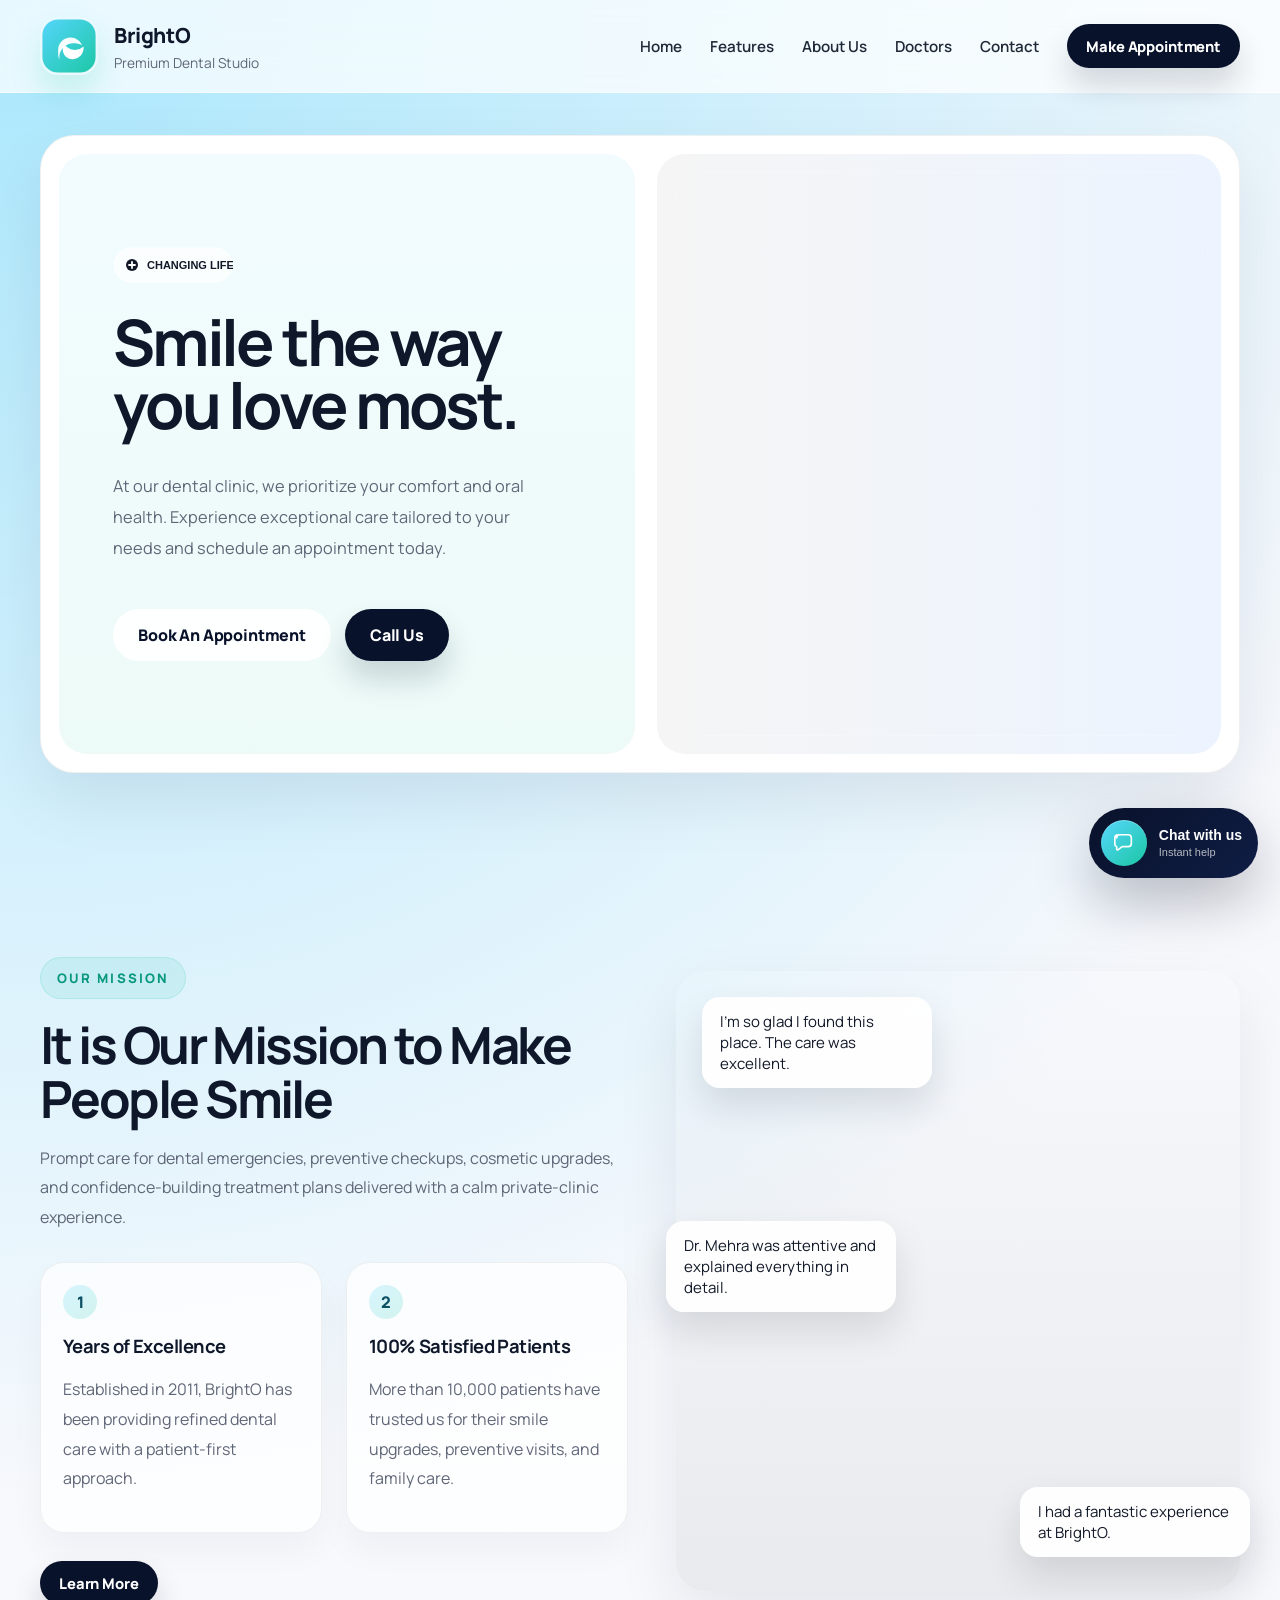
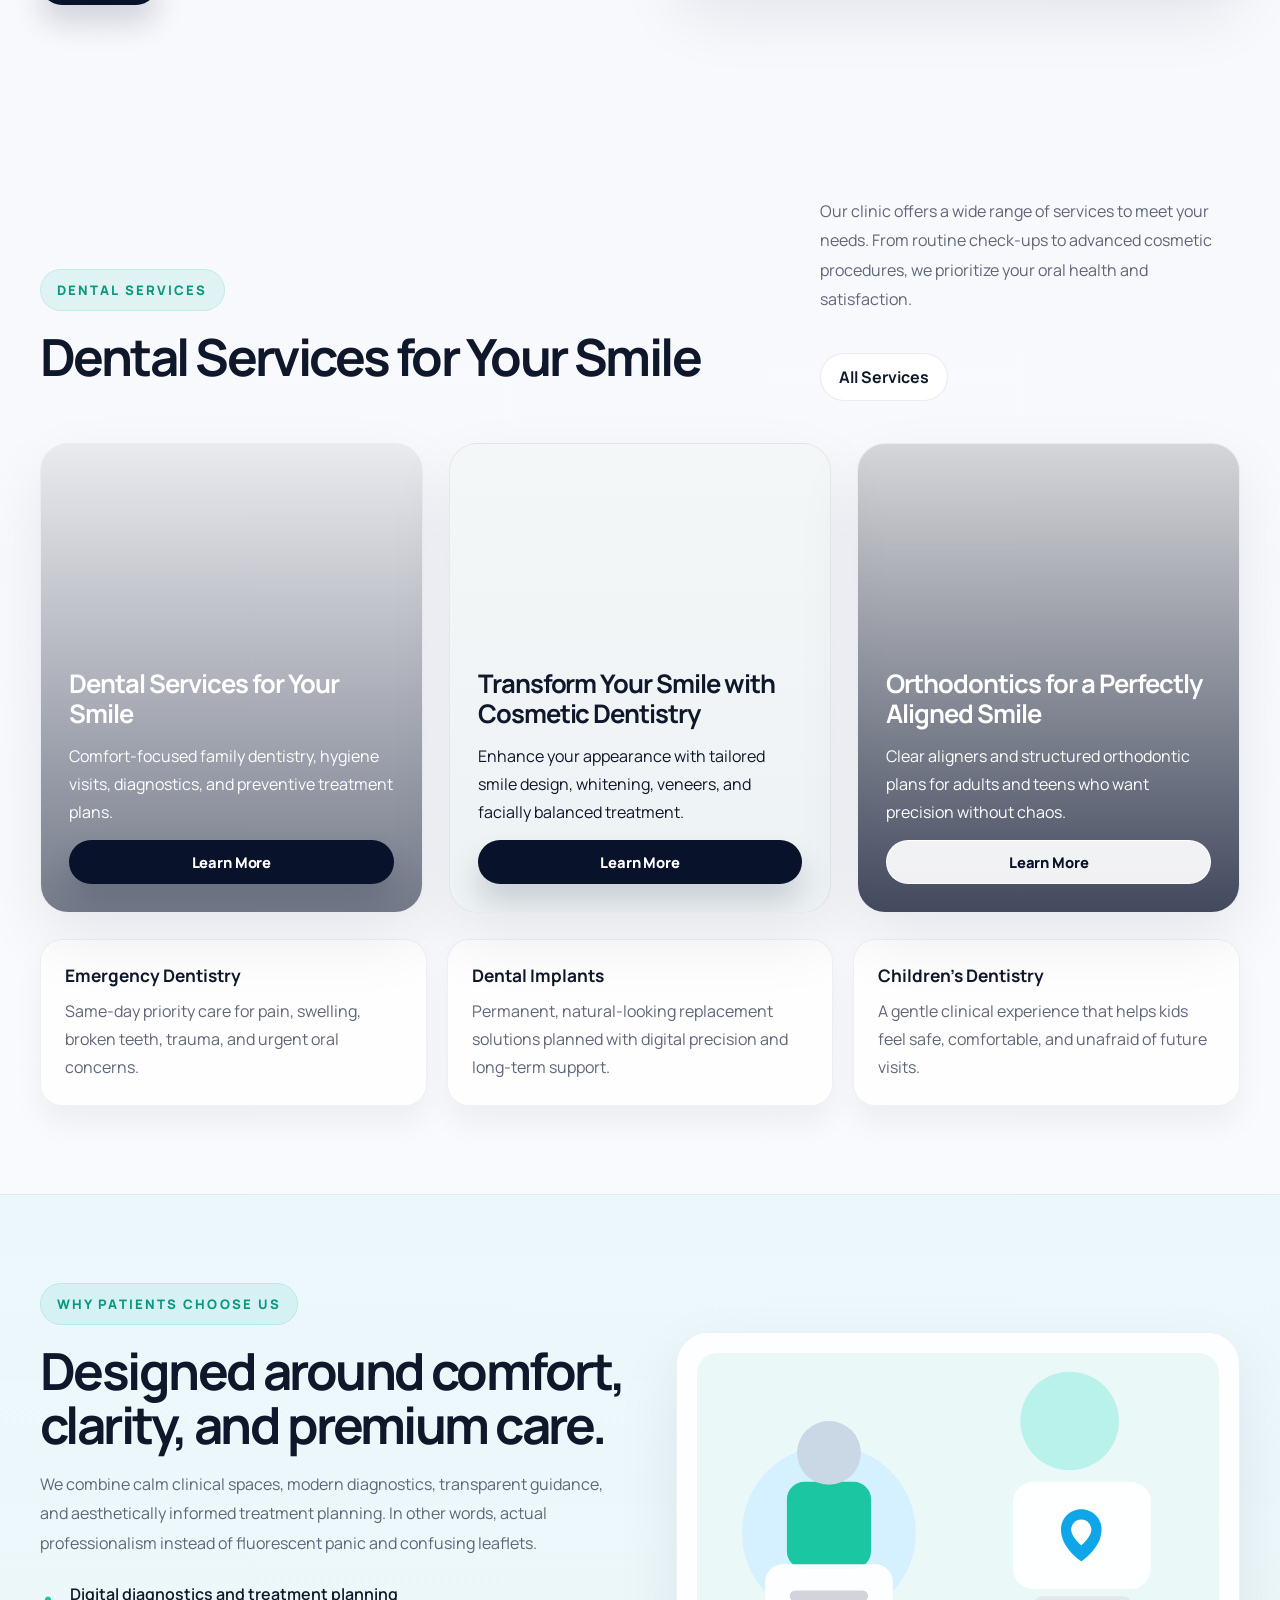
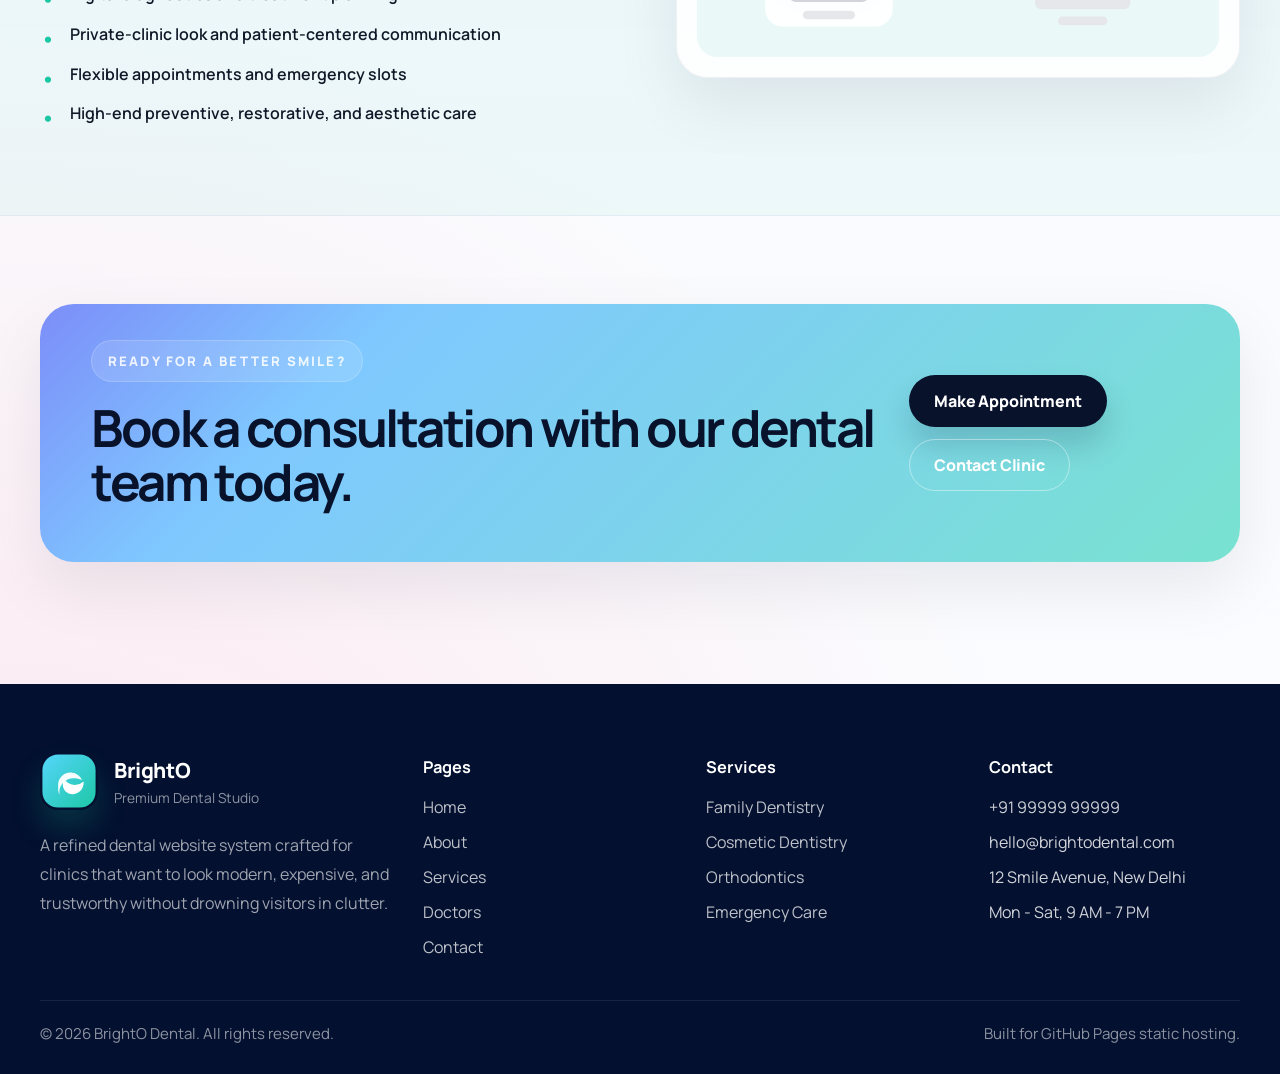
<file: index.html>
<!DOCTYPE html>
<html lang="en">
<head>

<meta charset="UTF-8" />
<meta name="viewport" content="width=device-width, initial-scale=1.0" />
<title>BrightO Dental Clinic</title>
<meta name="description" content="Premium dental clinic website template with a polished modern UI." />
<link rel="preconnect" href="https://fonts.googleapis.com">
<link rel="preconnect" href="https://fonts.gstatic.com" crossorigin>
<link href="https://fonts.googleapis.com/css2?family=Manrope:wght@400;500;600;700;800&display=swap" rel="stylesheet">
<link rel="stylesheet" href="assets/css/style.css" />

</head>
<body class="page-home">

<header class="site-header">
  <div class="container nav-wrap">
    <a href="index.html" class="brand">
      <img src="assets/icons/logo.svg" alt="BrightO Dental logo" class="brand-logo" />
      <div>
        <div class="brand-title">BrightO</div>
        <div class="brand-subtitle">Premium Dental Studio</div>
      </div>
    </a>
    <button class="menu-toggle" type="button" aria-label="Open menu" data-menu-toggle>
      <span></span><span></span><span></span>
    </button>
    <nav class="nav-links" data-nav>
      <a href="index.html">Home</a>
      <a href="services.html">Features</a>
      <a href="about.html">About Us</a>
      <a href="doctors.html">Doctors</a>
      <a href="contact.html">Contact</a>
      <a href="appointment.html" class="btn btn-dark btn-sm">Make Appointment</a>
    </nav>
  </div>
</header>

<main>
  <section class="hero-shell section-gap-lg">
    <div class="container">
      <div class="hero-card">
        <div class="hero-copy">
          <img src="assets/icons/hero-badge.svg" alt="Changing life with one smile" class="hero-badge" />
          <h1>Smile the way you love most.</h1>
          <p>At our dental clinic, we prioritize your comfort and oral health. Experience exceptional care tailored to your needs and schedule an appointment today.</p>
          <div class="hero-actions">
            <a href="appointment.html" class="btn btn-light">Book An Appointment</a>
            <a href="contact.html" class="btn btn-dark">Call Us</a>
          </div>
        </div>
        <div class="hero-media">
          <div class="hero-photo" style="background-image:url('https://images.unsplash.com/photo-1629909615184-74f495363b67?auto=format&fit=crop&w=1200&q=80');"></div>
          <div class="hero-glow"></div>
        </div>
      </div>
    </div>
  </section>

  <section class="section-gap">
    <div class="container split-grid mission-grid">
      <div class="mission-copy">
        <div class="eyebrow">Our Mission</div>
        <h2>It is Our Mission to Make People Smile</h2>
        <p>Prompt care for dental emergencies, preventive checkups, cosmetic upgrades, and confidence-building treatment plans delivered with a calm private-clinic experience.</p>
        <div class="stats-row">
          <article class="mini-stat">
            <span class="mini-stat-index">1</span>
            <h3>Years of Excellence</h3>
            <p>Established in 2011, BrightO has been providing refined dental care with a patient-first approach.</p>
          </article>
          <article class="mini-stat">
            <span class="mini-stat-index">2</span>
            <h3>100% Satisfied Patients</h3>
            <p>More than 10,000 patients have trusted us for their smile upgrades, preventive visits, and family care.</p>
          </article>
        </div>
        <a href="about.html" class="btn btn-dark btn-sm">Learn More</a>
      </div>
      <div class="mission-media">
        <div class="mission-stack">
          <div class="mission-photo" style="background-image:url('https://images.unsplash.com/photo-1609840114035-3c981b782dfe?auto=format&fit=crop&w=1000&q=80');"></div>
          <div class="chat-bubble bubble-top">I'm so glad I found this place. The care was excellent.</div>
          <div class="chat-bubble bubble-middle">Dr. Mehra was attentive and explained everything in detail.</div>
          <div class="chat-bubble bubble-bottom">I had a fantastic experience at BrightO.</div>
        </div>
      </div>
    </div>
  </section>

  <section class="section-gap services-showcase">
    <div class="container">
      <div class="section-heading split-head">
        <div>
          <div class="eyebrow">Dental Services</div>
          <h2>Dental Services for Your Smile</h2>
        </div>
        <div>
          <p>Our clinic offers a wide range of services to meet your needs. From routine check-ups to advanced cosmetic procedures, we prioritize your oral health and satisfaction.</p>
          <a href="services.html" class="pill-link">All Services</a>
        </div>
      </div>
      <div class="feature-cards three-col">
        <article class="feature-card image-card tall-card" style="background-image:url('https://images.unsplash.com/photo-1588776814546-1ffcf47267a5?auto=format&fit=crop&w=900&q=80');">
          <div class="card-overlay"></div>
          <div class="card-content white-text">
            <h3>Dental Services for Your Smile</h3>
            <p>Comfort-focused family dentistry, hygiene visits, diagnostics, and preventive treatment plans.</p>
            <a href="services.html#family-care" class="btn btn-dark btn-sm">Learn More</a>
          </div>
        </article>
        <article class="feature-card soft-card">
          <div class="card-content dark-text">
            <h3>Transform Your Smile with Cosmetic Dentistry</h3>
            <p>Enhance your appearance with tailored smile design, whitening, veneers, and facially balanced treatment.</p>
            <a href="services.html#cosmetic-care" class="btn btn-dark btn-sm">Learn More</a>
          </div>
        </article>
        <article class="feature-card image-card tall-card" style="background-image:url('https://images.unsplash.com/photo-1606811841689-23dfddce3e95?auto=format&fit=crop&w=900&q=80');">
          <div class="card-overlay dark"></div>
          <div class="card-content white-text">
            <h3>Orthodontics for a Perfectly Aligned Smile</h3>
            <p>Clear aligners and structured orthodontic plans for adults and teens who want precision without chaos.</p>
            <a href="services.html#orthodontics" class="btn btn-light btn-sm">Learn More</a>
          </div>
        </article>
      </div>
      <div class="service-mini-grid">
        <article class="mini-service-card">
          <h4>Emergency Dentistry</h4>
          <p>Same-day priority care for pain, swelling, broken teeth, trauma, and urgent oral concerns.</p>
        </article>
        <article class="mini-service-card">
          <h4>Dental Implants</h4>
          <p>Permanent, natural-looking replacement solutions planned with digital precision and long-term support.</p>
        </article>
        <article class="mini-service-card">
          <h4>Children's Dentistry</h4>
          <p>A gentle clinical experience that helps kids feel safe, comfortable, and unafraid of future visits.</p>
        </article>
      </div>
    </div>
  </section>

  <section class="section-gap alt-band">
    <div class="container split-grid trust-grid">
      <div>
        <div class="eyebrow">Why Patients Choose Us</div>
        <h2>Designed around comfort, clarity, and premium care.</h2>
        <p>We combine calm clinical spaces, modern diagnostics, transparent guidance, and aesthetically informed treatment planning. In other words, actual professionalism instead of fluorescent panic and confusing leaflets.</p>
        <ul class="check-list">
          <li>Digital diagnostics and treatment planning</li>
          <li>Private-clinic look and patient-centered communication</li>
          <li>Flexible appointments and emergency slots</li>
          <li>High-end preventive, restorative, and aesthetic care</li>
        </ul>
      </div>
      <div class="trust-card">
        <img src="assets/icons/service-illustration.svg" alt="Clinic illustration" />
      </div>
    </div>
  </section>

  <section class="section-gap">
    <div class="container cta-banner">
      <div>
        <div class="eyebrow light">Ready For A Better Smile?</div>
        <h2>Book a consultation with our dental team today.</h2>
      </div>
      <div class="cta-actions">
        <a href="appointment.html" class="btn btn-dark">Make Appointment</a>
        <a href="contact.html" class="btn btn-outline-light">Contact Clinic</a>
      </div>
    </div>
  </section>
</main>

<footer class="site-footer">
  <div class="container footer-grid">
    <div>
      <a href="index.html" class="brand footer-brand">
        <img src="assets/icons/logo.svg" alt="BrightO Dental logo" class="brand-logo" />
        <div>
          <div class="brand-title">BrightO</div>
          <div class="brand-subtitle">Premium Dental Studio</div>
        </div>
      </a>
      <p class="footer-text">A refined dental website system crafted for clinics that want to look modern, expensive, and trustworthy without drowning visitors in clutter.</p>
    </div>
    <div>
      <h4>Pages</h4>
      <ul class="footer-links">
        <li><a href="index.html">Home</a></li>
        <li><a href="about.html">About</a></li>
        <li><a href="services.html">Services</a></li>
        <li><a href="doctors.html">Doctors</a></li>
        <li><a href="contact.html">Contact</a></li>
      </ul>
    </div>
    <div>
      <h4>Services</h4>
      <ul class="footer-links">
        <li><a href="services.html#family-care">Family Dentistry</a></li>
        <li><a href="services.html#cosmetic-care">Cosmetic Dentistry</a></li>
        <li><a href="services.html#orthodontics">Orthodontics</a></li>
        <li><a href="services.html#emergency">Emergency Care</a></li>
      </ul>
    </div>
    <div>
      <h4>Contact</h4>
      <ul class="footer-links footer-contact">
        <li>+91 99999 99999</li>
        <li>hello@brightodental.com</li>
        <li>12 Smile Avenue, New Delhi</li>
        <li>Mon - Sat, 9 AM - 7 PM</li>
      </ul>
    </div>
  </div>
  <div class="container footer-bottom">
    <span>© 2026 BrightO Dental. All rights reserved.</span>
    <span>Built for GitHub Pages static hosting.</span>
  </div>
</footer>

<div class="chat-widget" data-chatbot-widget data-endpoint="https://clinic-website-1-evbk.onrender.com/chat">
  <button class="chat-fab" type="button" aria-label="Open clinic chat" data-chat-toggle>
    <span class="chat-fab-icon">
      <svg viewBox="0 0 24 24" aria-hidden="true"><path d="M4 6.5A3.5 3.5 0 0 1 7.5 3h9A3.5 3.5 0 0 1 20 6.5v6A3.5 3.5 0 0 1 16.5 16H10l-4.6 3.45A.9.9 0 0 1 4 18.73V16.1A3.48 3.48 0 0 1 2 13V6.5A3.5 3.5 0 0 1 5.5 3" fill="none" stroke="currentColor" stroke-width="1.8" stroke-linecap="round" stroke-linejoin="round"/></svg>
    </span>
    <span class="chat-fab-copy">
      <strong>Chat with us</strong>
      <small>Instant help</small>
    </span>
  </button>

  <section class="chat-panel" aria-label="Clinic assistant" hidden>
    <div class="chat-panel-header">
      <div class="chat-panel-brand">
        <div class="chat-panel-logo">AI</div>
        <div>
          <strong>Clinic Assistant</strong>
          <span>Replies from your Render bot</span>
        </div>
      </div>
      <button type="button" class="chat-close" aria-label="Close chat" data-chat-close>×</button>
    </div>

    <div class="chat-suggestions">
      <button type="button" data-chat-prompt="What services do you offer?">Services</button>
      <button type="button" data-chat-prompt="How can I book an appointment?">Book visit</button>
      <button type="button" data-chat-prompt="What are your clinic hours?">Clinic hours</button>
    </div>

    <div class="chat-messages" data-chat-messages>
      <article class="chat-message chat-message-bot">
        <div class="chat-bubble-message">
          Hi, I’m your clinic assistant. Ask about appointments, services, clinic hours, or anything patients usually hunt for like exhausted raccoons.
        </div>
      </article>
    </div>

    <form class="chat-input-wrap" data-chat-form>
      <input type="text" placeholder="Type your message..." aria-label="Type your message" maxlength="500" data-chat-input />
      <button type="submit" class="chat-send">Send</button>
    </form>

    <p class="chat-footnote">Connected to: <span>clinic-website-1-evbk.onrender.com/chat</span></p>
  </section>
</div>

<script src="assets/js/script.js"></script>

</body>
</html>
</file>
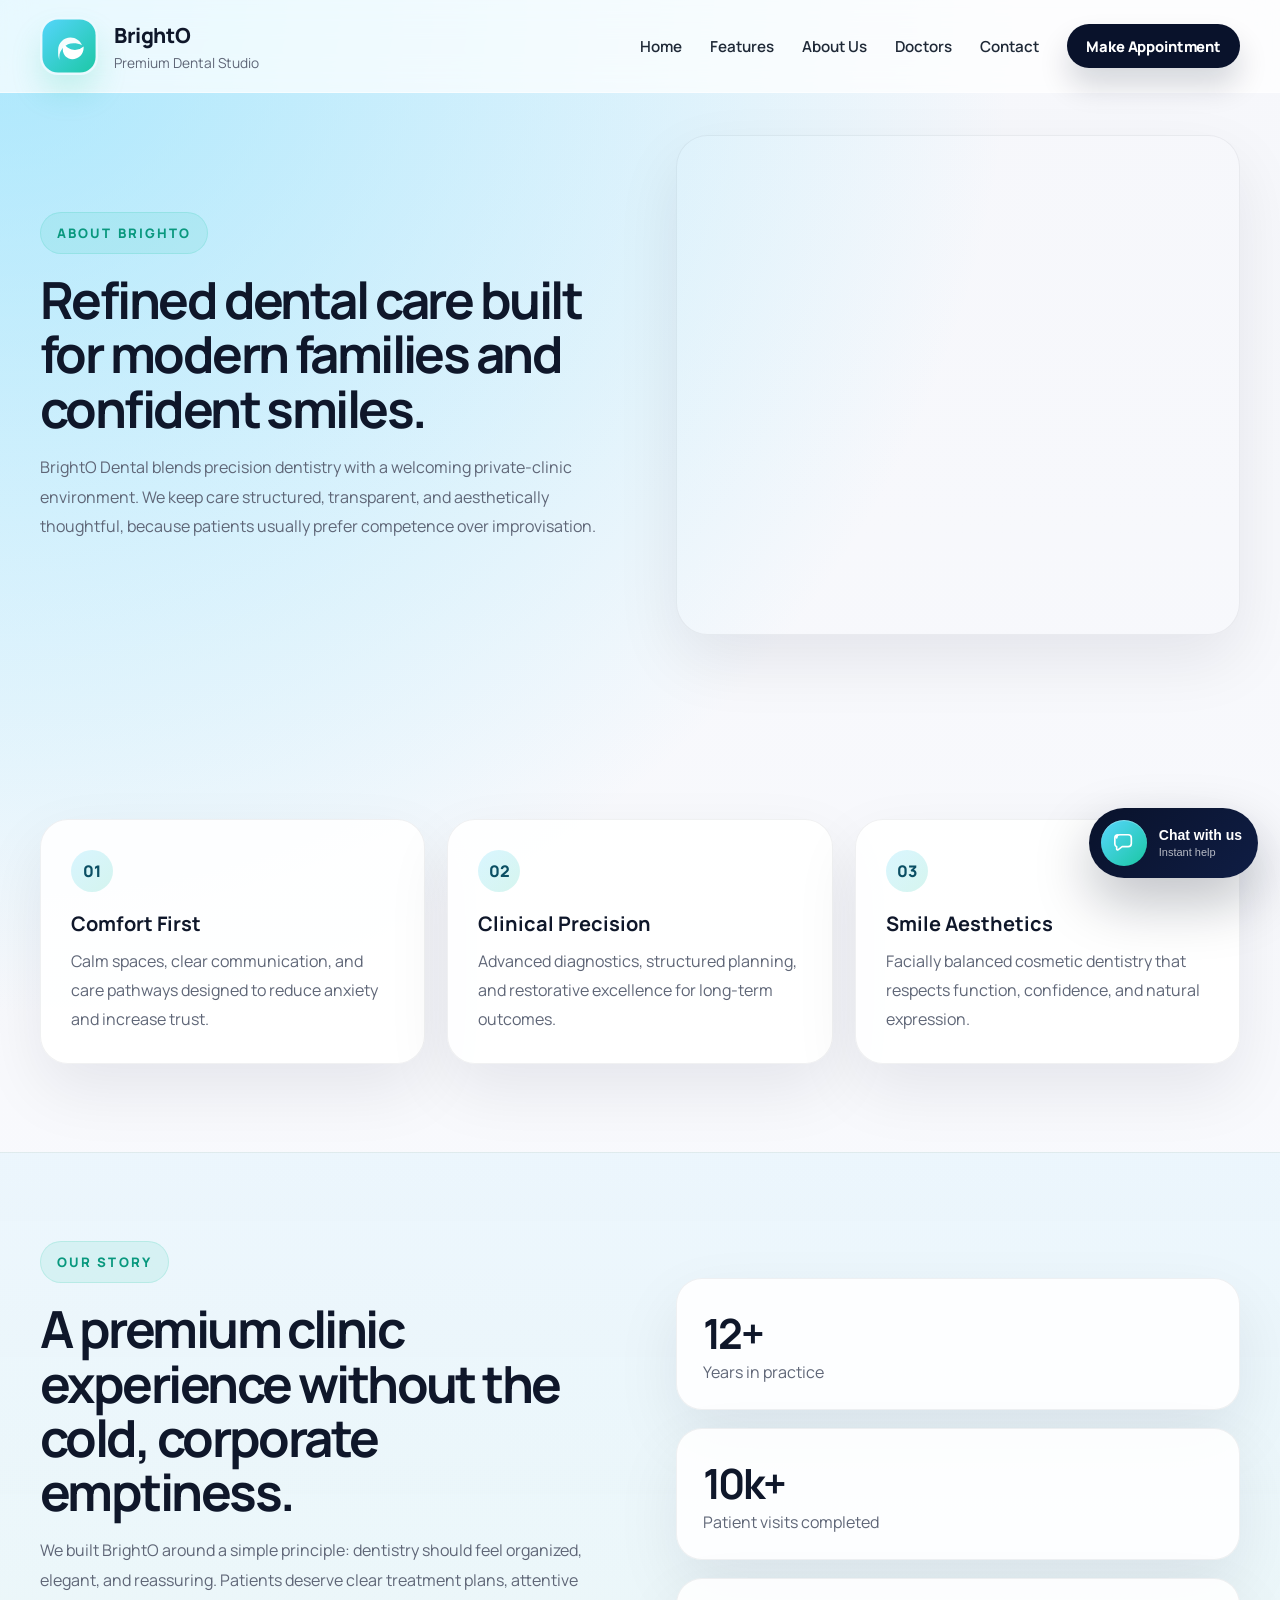
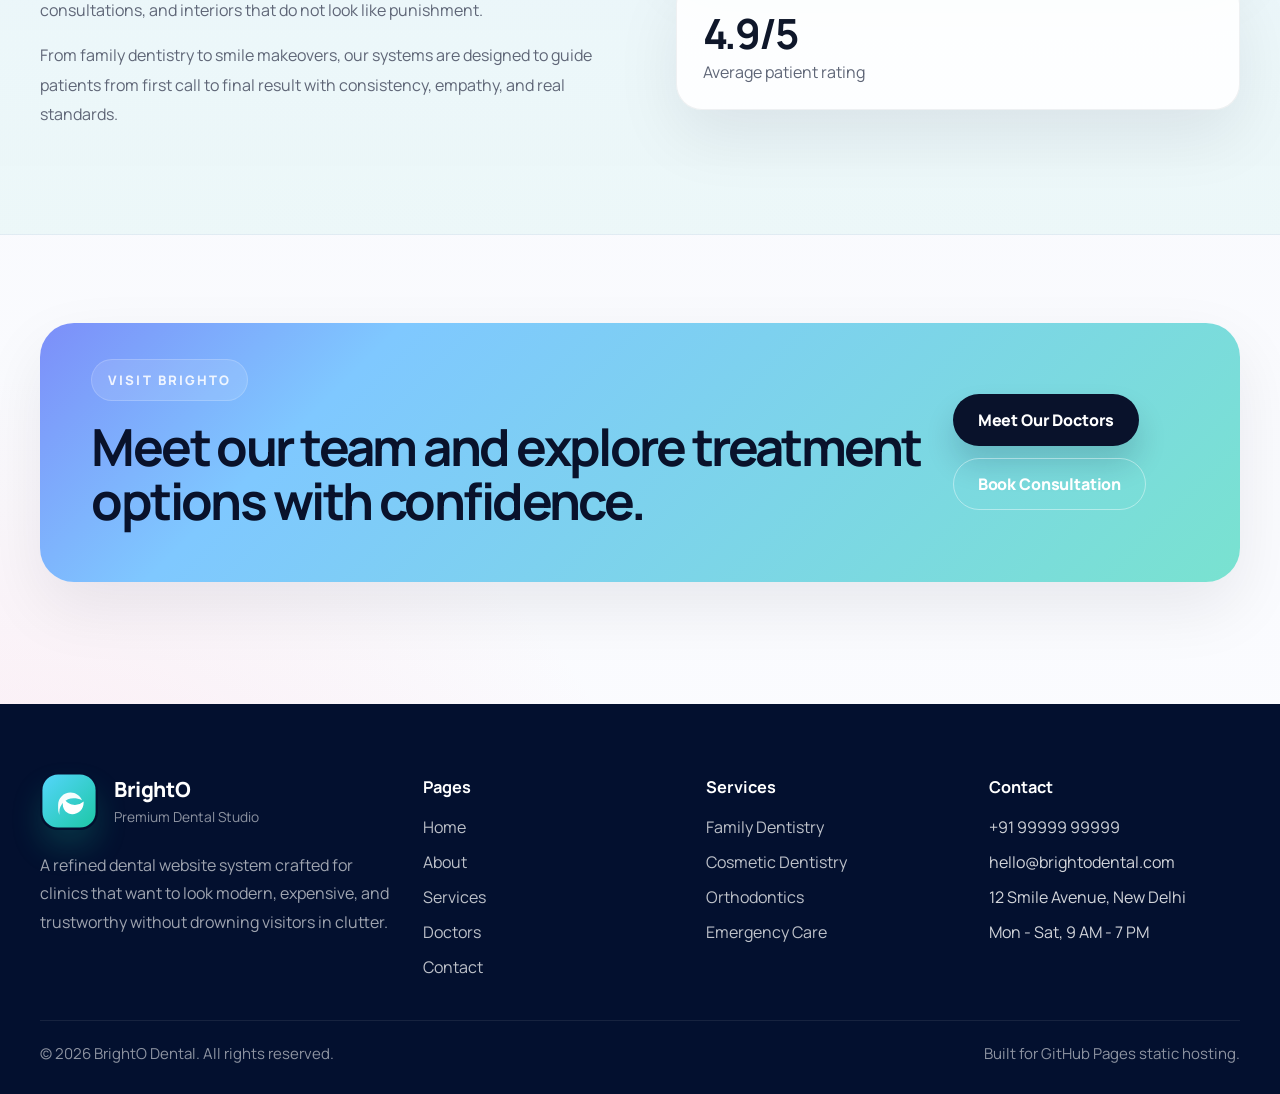
<file: about.html>
<!DOCTYPE html>
<html lang="en">
<head>

<meta charset="UTF-8" />
<meta name="viewport" content="width=device-width, initial-scale=1.0" />
<title>BrightO Dental Clinic</title>
<meta name="description" content="Premium dental clinic website template with a polished modern UI." />
<link rel="preconnect" href="https://fonts.googleapis.com">
<link rel="preconnect" href="https://fonts.gstatic.com" crossorigin>
<link href="https://fonts.googleapis.com/css2?family=Manrope:wght@400;500;600;700;800&display=swap" rel="stylesheet">
<link rel="stylesheet" href="assets/css/style.css" />

</head>
<body>

<header class="site-header">
  <div class="container nav-wrap">
    <a href="index.html" class="brand">
      <img src="assets/icons/logo.svg" alt="BrightO Dental logo" class="brand-logo" />
      <div>
        <div class="brand-title">BrightO</div>
        <div class="brand-subtitle">Premium Dental Studio</div>
      </div>
    </a>
    <button class="menu-toggle" type="button" aria-label="Open menu" data-menu-toggle>
      <span></span><span></span><span></span>
    </button>
    <nav class="nav-links" data-nav>
      <a href="index.html">Home</a>
      <a href="services.html">Features</a>
      <a href="about.html">About Us</a>
      <a href="doctors.html">Doctors</a>
      <a href="contact.html">Contact</a>
      <a href="appointment.html" class="btn btn-dark btn-sm">Make Appointment</a>
    </nav>
  </div>
</header>

<main>
  <section class="inner-hero section-gap-lg">
    <div class="container split-grid inner-hero-grid">
      <div>
        <div class="eyebrow">About BrightO</div>
        <h1>Refined dental care built for modern families and confident smiles.</h1>
        <p>BrightO Dental blends precision dentistry with a welcoming private-clinic environment. We keep care structured, transparent, and aesthetically thoughtful, because patients usually prefer competence over improvisation.</p>
      </div>
      <div class="inner-photo rounded-photo" style="background-image:url('https://images.unsplash.com/photo-1588776814546-daab30f310ce?auto=format&fit=crop&w=1200&q=80');"></div>
    </div>
  </section>

  <section class="section-gap">
    <div class="container values-grid">
      <article class="value-card"><span>01</span><h3>Comfort First</h3><p>Calm spaces, clear communication, and care pathways designed to reduce anxiety and increase trust.</p></article>
      <article class="value-card"><span>02</span><h3>Clinical Precision</h3><p>Advanced diagnostics, structured planning, and restorative excellence for long-term outcomes.</p></article>
      <article class="value-card"><span>03</span><h3>Smile Aesthetics</h3><p>Facially balanced cosmetic dentistry that respects function, confidence, and natural expression.</p></article>
    </div>
  </section>

  <section class="section-gap alt-band">
    <div class="container split-grid story-grid">
      <div>
        <div class="eyebrow">Our Story</div>
        <h2>A premium clinic experience without the cold, corporate emptiness.</h2>
        <p>We built BrightO around a simple principle: dentistry should feel organized, elegant, and reassuring. Patients deserve clear treatment plans, attentive consultations, and interiors that do not look like punishment.</p>
        <p>From family dentistry to smile makeovers, our systems are designed to guide patients from first call to final result with consistency, empathy, and real standards.</p>
      </div>
      <div class="about-side-stack">
        <div class="stat-panel"><strong>12+</strong><span>Years in practice</span></div>
        <div class="stat-panel"><strong>10k+</strong><span>Patient visits completed</span></div>
        <div class="stat-panel"><strong>4.9/5</strong><span>Average patient rating</span></div>
      </div>
    </div>
  </section>

  <section class="section-gap">
    <div class="container cta-banner">
      <div>
        <div class="eyebrow light">Visit BrightO</div>
        <h2>Meet our team and explore treatment options with confidence.</h2>
      </div>
      <div class="cta-actions">
        <a href="doctors.html" class="btn btn-dark">Meet Our Doctors</a>
        <a href="appointment.html" class="btn btn-outline-light">Book Consultation</a>
      </div>
    </div>
  </section>
</main>

<footer class="site-footer">
  <div class="container footer-grid">
    <div>
      <a href="index.html" class="brand footer-brand">
        <img src="assets/icons/logo.svg" alt="BrightO Dental logo" class="brand-logo" />
        <div>
          <div class="brand-title">BrightO</div>
          <div class="brand-subtitle">Premium Dental Studio</div>
        </div>
      </a>
      <p class="footer-text">A refined dental website system crafted for clinics that want to look modern, expensive, and trustworthy without drowning visitors in clutter.</p>
    </div>
    <div>
      <h4>Pages</h4>
      <ul class="footer-links">
        <li><a href="index.html">Home</a></li>
        <li><a href="about.html">About</a></li>
        <li><a href="services.html">Services</a></li>
        <li><a href="doctors.html">Doctors</a></li>
        <li><a href="contact.html">Contact</a></li>
      </ul>
    </div>
    <div>
      <h4>Services</h4>
      <ul class="footer-links">
        <li><a href="services.html#family-care">Family Dentistry</a></li>
        <li><a href="services.html#cosmetic-care">Cosmetic Dentistry</a></li>
        <li><a href="services.html#orthodontics">Orthodontics</a></li>
        <li><a href="services.html#emergency">Emergency Care</a></li>
      </ul>
    </div>
    <div>
      <h4>Contact</h4>
      <ul class="footer-links footer-contact">
        <li>+91 99999 99999</li>
        <li>hello@brightodental.com</li>
        <li>12 Smile Avenue, New Delhi</li>
        <li>Mon - Sat, 9 AM - 7 PM</li>
      </ul>
    </div>
  </div>
  <div class="container footer-bottom">
    <span>© 2026 BrightO Dental. All rights reserved.</span>
    <span>Built for GitHub Pages static hosting.</span>
  </div>
</footer>

<div class="chat-widget" data-chatbot-widget data-endpoint="https://clinic-website-1-evbk.onrender.com/chat">
  <button class="chat-fab" type="button" aria-label="Open clinic chat" data-chat-toggle>
    <span class="chat-fab-icon">
      <svg viewBox="0 0 24 24" aria-hidden="true"><path d="M4 6.5A3.5 3.5 0 0 1 7.5 3h9A3.5 3.5 0 0 1 20 6.5v6A3.5 3.5 0 0 1 16.5 16H10l-4.6 3.45A.9.9 0 0 1 4 18.73V16.1A3.48 3.48 0 0 1 2 13V6.5A3.5 3.5 0 0 1 5.5 3" fill="none" stroke="currentColor" stroke-width="1.8" stroke-linecap="round" stroke-linejoin="round"/></svg>
    </span>
    <span class="chat-fab-copy">
      <strong>Chat with us</strong>
      <small>Instant help</small>
    </span>
  </button>

  <section class="chat-panel" aria-label="Clinic assistant" hidden>
    <div class="chat-panel-header">
      <div class="chat-panel-brand">
        <div class="chat-panel-logo">AI</div>
        <div>
          <strong>Clinic Assistant</strong>
          <span>Replies from your Render bot</span>
        </div>
      </div>
      <button type="button" class="chat-close" aria-label="Close chat" data-chat-close>×</button>
    </div>

    <div class="chat-suggestions">
      <button type="button" data-chat-prompt="What services do you offer?">Services</button>
      <button type="button" data-chat-prompt="How can I book an appointment?">Book visit</button>
      <button type="button" data-chat-prompt="What are your clinic hours?">Clinic hours</button>
    </div>

    <div class="chat-messages" data-chat-messages>
      <article class="chat-message chat-message-bot">
        <div class="chat-bubble-message">
          Hi, I’m your clinic assistant. Ask about appointments, services, clinic hours, or anything patients usually hunt for like exhausted raccoons.
        </div>
      </article>
    </div>

    <form class="chat-input-wrap" data-chat-form>
      <input type="text" placeholder="Type your message..." aria-label="Type your message" maxlength="500" data-chat-input />
      <button type="submit" class="chat-send">Send</button>
    </form>

    <p class="chat-footnote">Connected to: <span>clinic-website-1-evbk.onrender.com/chat</span></p>
  </section>
</div>

<script src="assets/js/script.js"></script>

</body>
</html>
</file>
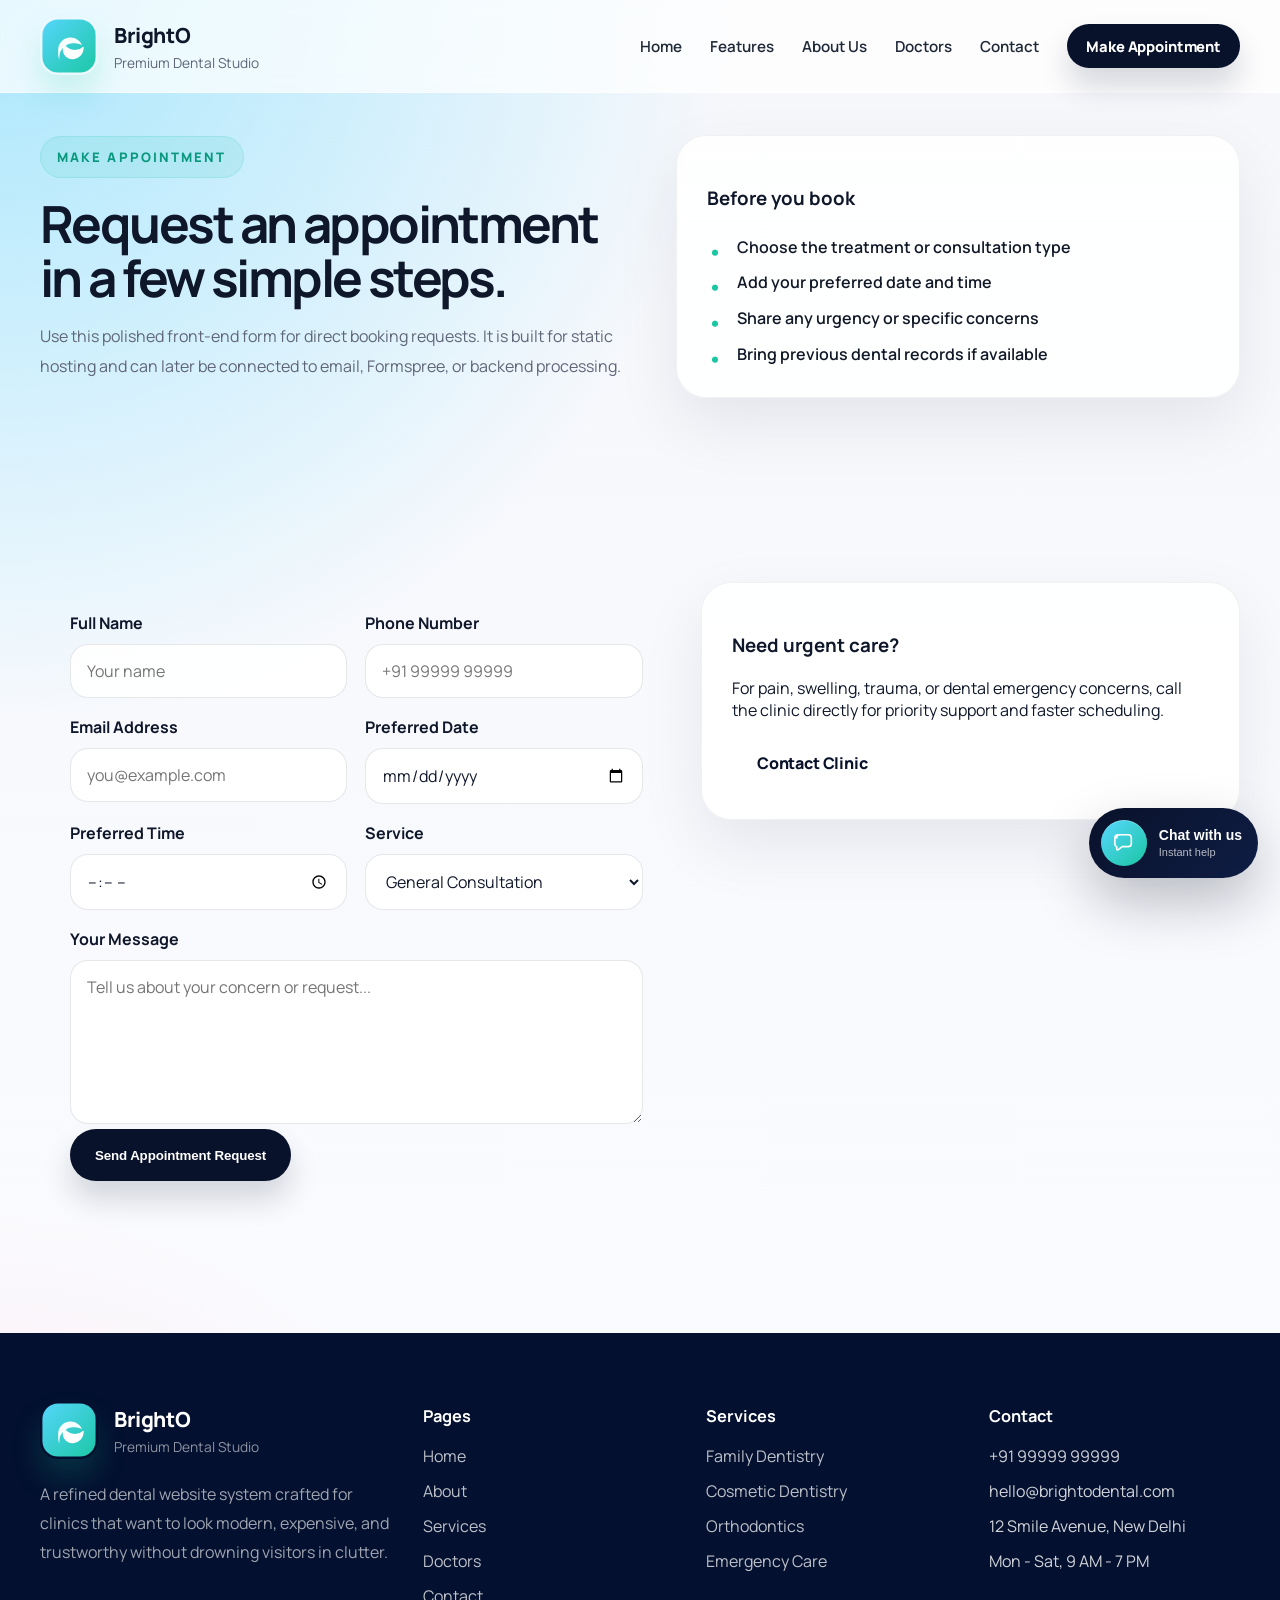
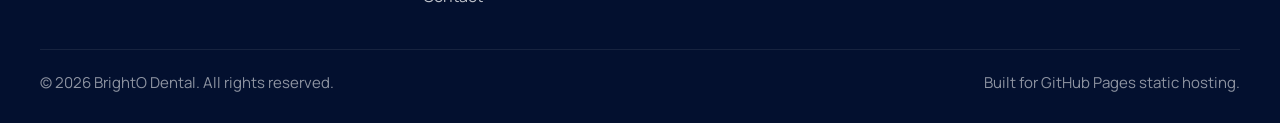
<file: appointment.html>
<!DOCTYPE html>
<html lang="en">
<head>

<meta charset="UTF-8" />
<meta name="viewport" content="width=device-width, initial-scale=1.0" />
<title>BrightO Dental Clinic</title>
<meta name="description" content="Premium dental clinic website template with a polished modern UI." />
<link rel="preconnect" href="https://fonts.googleapis.com">
<link rel="preconnect" href="https://fonts.gstatic.com" crossorigin>
<link href="https://fonts.googleapis.com/css2?family=Manrope:wght@400;500;600;700;800&display=swap" rel="stylesheet">
<link rel="stylesheet" href="assets/css/style.css" />

</head>
<body>

<header class="site-header">
  <div class="container nav-wrap">
    <a href="index.html" class="brand">
      <img src="assets/icons/logo.svg" alt="BrightO Dental logo" class="brand-logo" />
      <div>
        <div class="brand-title">BrightO</div>
        <div class="brand-subtitle">Premium Dental Studio</div>
      </div>
    </a>
    <button class="menu-toggle" type="button" aria-label="Open menu" data-menu-toggle>
      <span></span><span></span><span></span>
    </button>
    <nav class="nav-links" data-nav>
      <a href="index.html">Home</a>
      <a href="services.html">Features</a>
      <a href="about.html">About Us</a>
      <a href="doctors.html">Doctors</a>
      <a href="contact.html">Contact</a>
      <a href="appointment.html" class="btn btn-dark btn-sm">Make Appointment</a>
    </nav>
  </div>
</header>

<main>
  <section class="inner-hero section-gap-lg">
    <div class="container split-grid inner-hero-grid">
      <div>
        <div class="eyebrow">Make Appointment</div>
        <h1>Request an appointment in a few simple steps.</h1>
        <p>Use this polished front-end form for direct booking requests. It is built for static hosting and can later be connected to email, Formspree, or backend processing.</p>
      </div>
      <div class="booking-tips-card">
        <h3>Before you book</h3>
        <ul class="check-list compact">
          <li>Choose the treatment or consultation type</li>
          <li>Add your preferred date and time</li>
          <li>Share any urgency or specific concerns</li>
          <li>Bring previous dental records if available</li>
        </ul>
      </div>
    </div>
  </section>

  <section class="section-gap">
    <div class="container booking-layout">
      <form class="form-card">
        <div class="form-grid">
          <label><span>Full Name</span><input type="text" placeholder="Your name"></label>
          <label><span>Phone Number</span><input type="tel" placeholder="+91 99999 99999"></label>
          <label><span>Email Address</span><input type="email" placeholder="you@example.com"></label>
          <label><span>Preferred Date</span><input type="date"></label>
          <label><span>Preferred Time</span><input type="time"></label>
          <label><span>Service</span>
            <select>
              <option>General Consultation</option>
              <option>Cosmetic Dentistry</option>
              <option>Orthodontics</option>
              <option>Emergency Visit</option>
              <option>Children's Dentistry</option>
            </select>
          </label>
        </div>
        <label class="full-width"><span>Your Message</span><textarea rows="6" placeholder="Tell us about your concern or request..."></textarea></label>
        <button type="button" class="btn btn-dark">Send Appointment Request</button>
      </form>
      <aside class="form-side-card">
        <h3>Need urgent care?</h3>
        <p>For pain, swelling, trauma, or dental emergency concerns, call the clinic directly for priority support and faster scheduling.</p>
        <a href="contact.html" class="btn btn-light">Contact Clinic</a>
      </aside>
    </div>
  </section>
</main>

<footer class="site-footer">
  <div class="container footer-grid">
    <div>
      <a href="index.html" class="brand footer-brand">
        <img src="assets/icons/logo.svg" alt="BrightO Dental logo" class="brand-logo" />
        <div>
          <div class="brand-title">BrightO</div>
          <div class="brand-subtitle">Premium Dental Studio</div>
        </div>
      </a>
      <p class="footer-text">A refined dental website system crafted for clinics that want to look modern, expensive, and trustworthy without drowning visitors in clutter.</p>
    </div>
    <div>
      <h4>Pages</h4>
      <ul class="footer-links">
        <li><a href="index.html">Home</a></li>
        <li><a href="about.html">About</a></li>
        <li><a href="services.html">Services</a></li>
        <li><a href="doctors.html">Doctors</a></li>
        <li><a href="contact.html">Contact</a></li>
      </ul>
    </div>
    <div>
      <h4>Services</h4>
      <ul class="footer-links">
        <li><a href="services.html#family-care">Family Dentistry</a></li>
        <li><a href="services.html#cosmetic-care">Cosmetic Dentistry</a></li>
        <li><a href="services.html#orthodontics">Orthodontics</a></li>
        <li><a href="services.html#emergency">Emergency Care</a></li>
      </ul>
    </div>
    <div>
      <h4>Contact</h4>
      <ul class="footer-links footer-contact">
        <li>+91 99999 99999</li>
        <li>hello@brightodental.com</li>
        <li>12 Smile Avenue, New Delhi</li>
        <li>Mon - Sat, 9 AM - 7 PM</li>
      </ul>
    </div>
  </div>
  <div class="container footer-bottom">
    <span>© 2026 BrightO Dental. All rights reserved.</span>
    <span>Built for GitHub Pages static hosting.</span>
  </div>
</footer>

<div class="chat-widget" data-chatbot-widget data-endpoint="https://clinic-website-1-evbk.onrender.com/chat">
  <button class="chat-fab" type="button" aria-label="Open clinic chat" data-chat-toggle>
    <span class="chat-fab-icon">
      <svg viewBox="0 0 24 24" aria-hidden="true"><path d="M4 6.5A3.5 3.5 0 0 1 7.5 3h9A3.5 3.5 0 0 1 20 6.5v6A3.5 3.5 0 0 1 16.5 16H10l-4.6 3.45A.9.9 0 0 1 4 18.73V16.1A3.48 3.48 0 0 1 2 13V6.5A3.5 3.5 0 0 1 5.5 3" fill="none" stroke="currentColor" stroke-width="1.8" stroke-linecap="round" stroke-linejoin="round"/></svg>
    </span>
    <span class="chat-fab-copy">
      <strong>Chat with us</strong>
      <small>Instant help</small>
    </span>
  </button>

  <section class="chat-panel" aria-label="Clinic assistant" hidden>
    <div class="chat-panel-header">
      <div class="chat-panel-brand">
        <div class="chat-panel-logo">AI</div>
        <div>
          <strong>Clinic Assistant</strong>
          <span>Replies from your Render bot</span>
        </div>
      </div>
      <button type="button" class="chat-close" aria-label="Close chat" data-chat-close>×</button>
    </div>

    <div class="chat-suggestions">
      <button type="button" data-chat-prompt="What services do you offer?">Services</button>
      <button type="button" data-chat-prompt="How can I book an appointment?">Book visit</button>
      <button type="button" data-chat-prompt="What are your clinic hours?">Clinic hours</button>
    </div>

    <div class="chat-messages" data-chat-messages>
      <article class="chat-message chat-message-bot">
        <div class="chat-bubble-message">
          Hi, I’m your clinic assistant. Ask about appointments, services, clinic hours, or anything patients usually hunt for like exhausted raccoons.
        </div>
      </article>
    </div>

    <form class="chat-input-wrap" data-chat-form>
      <input type="text" placeholder="Type your message..." aria-label="Type your message" maxlength="500" data-chat-input />
      <button type="submit" class="chat-send">Send</button>
    </form>

    <p class="chat-footnote">Connected to: <span>clinic-website-1-evbk.onrender.com/chat</span></p>
  </section>
</div>

<script src="assets/js/script.js"></script>

</body>
</html>
</file>
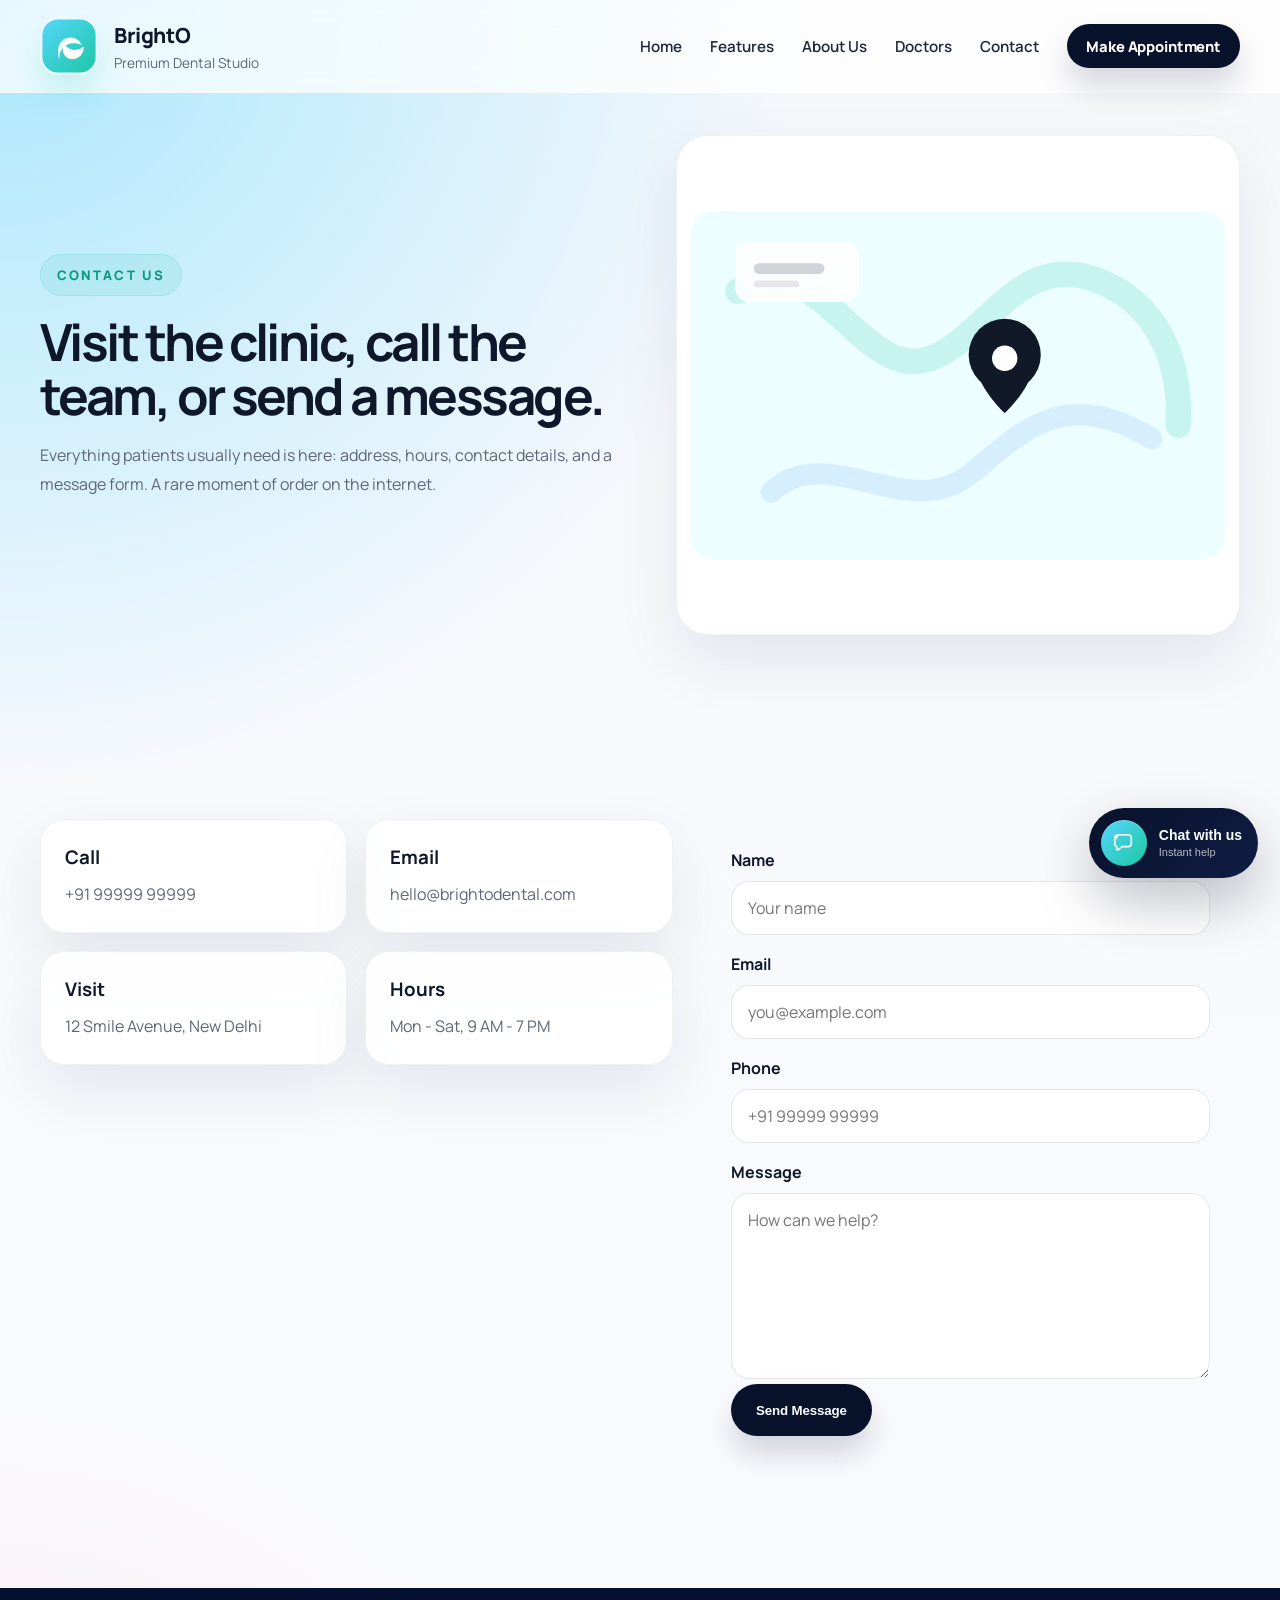
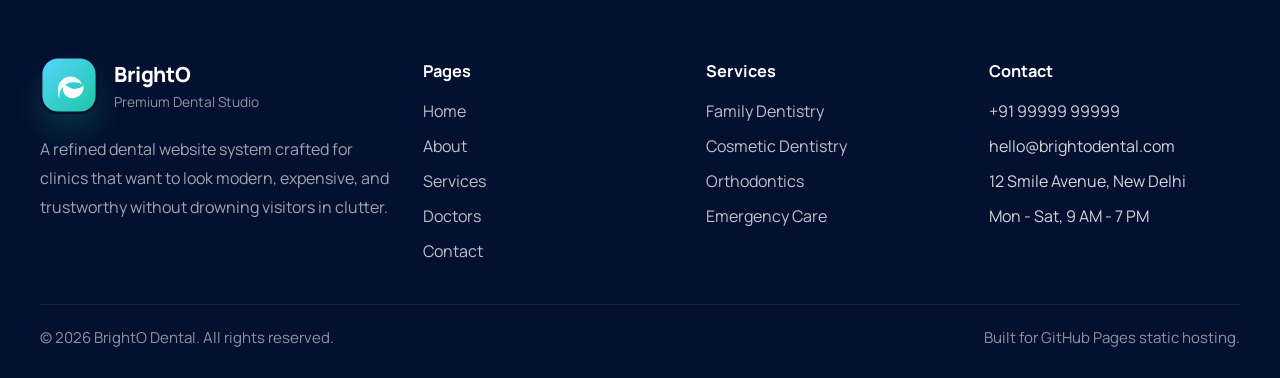
<file: contact.html>
<!DOCTYPE html>
<html lang="en">
<head>

<meta charset="UTF-8" />
<meta name="viewport" content="width=device-width, initial-scale=1.0" />
<title>BrightO Dental Clinic</title>
<meta name="description" content="Premium dental clinic website template with a polished modern UI." />
<link rel="preconnect" href="https://fonts.googleapis.com">
<link rel="preconnect" href="https://fonts.gstatic.com" crossorigin>
<link href="https://fonts.googleapis.com/css2?family=Manrope:wght@400;500;600;700;800&display=swap" rel="stylesheet">
<link rel="stylesheet" href="assets/css/style.css" />

</head>
<body>

<header class="site-header">
  <div class="container nav-wrap">
    <a href="index.html" class="brand">
      <img src="assets/icons/logo.svg" alt="BrightO Dental logo" class="brand-logo" />
      <div>
        <div class="brand-title">BrightO</div>
        <div class="brand-subtitle">Premium Dental Studio</div>
      </div>
    </a>
    <button class="menu-toggle" type="button" aria-label="Open menu" data-menu-toggle>
      <span></span><span></span><span></span>
    </button>
    <nav class="nav-links" data-nav>
      <a href="index.html">Home</a>
      <a href="services.html">Features</a>
      <a href="about.html">About Us</a>
      <a href="doctors.html">Doctors</a>
      <a href="contact.html">Contact</a>
      <a href="appointment.html" class="btn btn-dark btn-sm">Make Appointment</a>
    </nav>
  </div>
</header>

<main>
  <section class="inner-hero section-gap-lg">
    <div class="container split-grid inner-hero-grid">
      <div>
        <div class="eyebrow">Contact Us</div>
        <h1>Visit the clinic, call the team, or send a message.</h1>
        <p>Everything patients usually need is here: address, hours, contact details, and a message form. A rare moment of order on the internet.</p>
      </div>
      <div class="inner-photo card-image-holder"><img src="assets/icons/map-card.svg" alt="Map card"></div>
    </div>
  </section>

  <section class="section-gap">
    <div class="container contact-grid">
      <div class="contact-cards">
        <article class="contact-card"><h3>Call</h3><p>+91 99999 99999</p></article>
        <article class="contact-card"><h3>Email</h3><p>hello@brightodental.com</p></article>
        <article class="contact-card"><h3>Visit</h3><p>12 Smile Avenue, New Delhi</p></article>
        <article class="contact-card"><h3>Hours</h3><p>Mon - Sat, 9 AM - 7 PM</p></article>
      </div>
      <form class="form-card">
        <div class="form-grid form-grid-single">
          <label><span>Name</span><input type="text" placeholder="Your name"></label>
          <label><span>Email</span><input type="email" placeholder="you@example.com"></label>
          <label><span>Phone</span><input type="tel" placeholder="+91 99999 99999"></label>
        </div>
        <label class="full-width"><span>Message</span><textarea rows="7" placeholder="How can we help?"></textarea></label>
        <button type="button" class="btn btn-dark">Send Message</button>
      </form>
    </div>
  </section>
</main>

<footer class="site-footer">
  <div class="container footer-grid">
    <div>
      <a href="index.html" class="brand footer-brand">
        <img src="assets/icons/logo.svg" alt="BrightO Dental logo" class="brand-logo" />
        <div>
          <div class="brand-title">BrightO</div>
          <div class="brand-subtitle">Premium Dental Studio</div>
        </div>
      </a>
      <p class="footer-text">A refined dental website system crafted for clinics that want to look modern, expensive, and trustworthy without drowning visitors in clutter.</p>
    </div>
    <div>
      <h4>Pages</h4>
      <ul class="footer-links">
        <li><a href="index.html">Home</a></li>
        <li><a href="about.html">About</a></li>
        <li><a href="services.html">Services</a></li>
        <li><a href="doctors.html">Doctors</a></li>
        <li><a href="contact.html">Contact</a></li>
      </ul>
    </div>
    <div>
      <h4>Services</h4>
      <ul class="footer-links">
        <li><a href="services.html#family-care">Family Dentistry</a></li>
        <li><a href="services.html#cosmetic-care">Cosmetic Dentistry</a></li>
        <li><a href="services.html#orthodontics">Orthodontics</a></li>
        <li><a href="services.html#emergency">Emergency Care</a></li>
      </ul>
    </div>
    <div>
      <h4>Contact</h4>
      <ul class="footer-links footer-contact">
        <li>+91 99999 99999</li>
        <li>hello@brightodental.com</li>
        <li>12 Smile Avenue, New Delhi</li>
        <li>Mon - Sat, 9 AM - 7 PM</li>
      </ul>
    </div>
  </div>
  <div class="container footer-bottom">
    <span>© 2026 BrightO Dental. All rights reserved.</span>
    <span>Built for GitHub Pages static hosting.</span>
  </div>
</footer>

<div class="chat-widget" data-chatbot-widget data-endpoint="https://clinic-website-1-evbk.onrender.com/chat">
  <button class="chat-fab" type="button" aria-label="Open clinic chat" data-chat-toggle>
    <span class="chat-fab-icon">
      <svg viewBox="0 0 24 24" aria-hidden="true"><path d="M4 6.5A3.5 3.5 0 0 1 7.5 3h9A3.5 3.5 0 0 1 20 6.5v6A3.5 3.5 0 0 1 16.5 16H10l-4.6 3.45A.9.9 0 0 1 4 18.73V16.1A3.48 3.48 0 0 1 2 13V6.5A3.5 3.5 0 0 1 5.5 3" fill="none" stroke="currentColor" stroke-width="1.8" stroke-linecap="round" stroke-linejoin="round"/></svg>
    </span>
    <span class="chat-fab-copy">
      <strong>Chat with us</strong>
      <small>Instant help</small>
    </span>
  </button>

  <section class="chat-panel" aria-label="Clinic assistant" hidden>
    <div class="chat-panel-header">
      <div class="chat-panel-brand">
        <div class="chat-panel-logo">AI</div>
        <div>
          <strong>Clinic Assistant</strong>
          <span>Replies from your Render bot</span>
        </div>
      </div>
      <button type="button" class="chat-close" aria-label="Close chat" data-chat-close>×</button>
    </div>

    <div class="chat-suggestions">
      <button type="button" data-chat-prompt="What services do you offer?">Services</button>
      <button type="button" data-chat-prompt="How can I book an appointment?">Book visit</button>
      <button type="button" data-chat-prompt="What are your clinic hours?">Clinic hours</button>
    </div>

    <div class="chat-messages" data-chat-messages>
      <article class="chat-message chat-message-bot">
        <div class="chat-bubble-message">
          Hi, I’m your clinic assistant. Ask about appointments, services, clinic hours, or anything patients usually hunt for like exhausted raccoons.
        </div>
      </article>
    </div>

    <form class="chat-input-wrap" data-chat-form>
      <input type="text" placeholder="Type your message..." aria-label="Type your message" maxlength="500" data-chat-input />
      <button type="submit" class="chat-send">Send</button>
    </form>

    <p class="chat-footnote">Connected to: <span>clinic-website-1-evbk.onrender.com/chat</span></p>
  </section>
</div>

<script src="assets/js/script.js"></script>

</body>
</html>
</file>
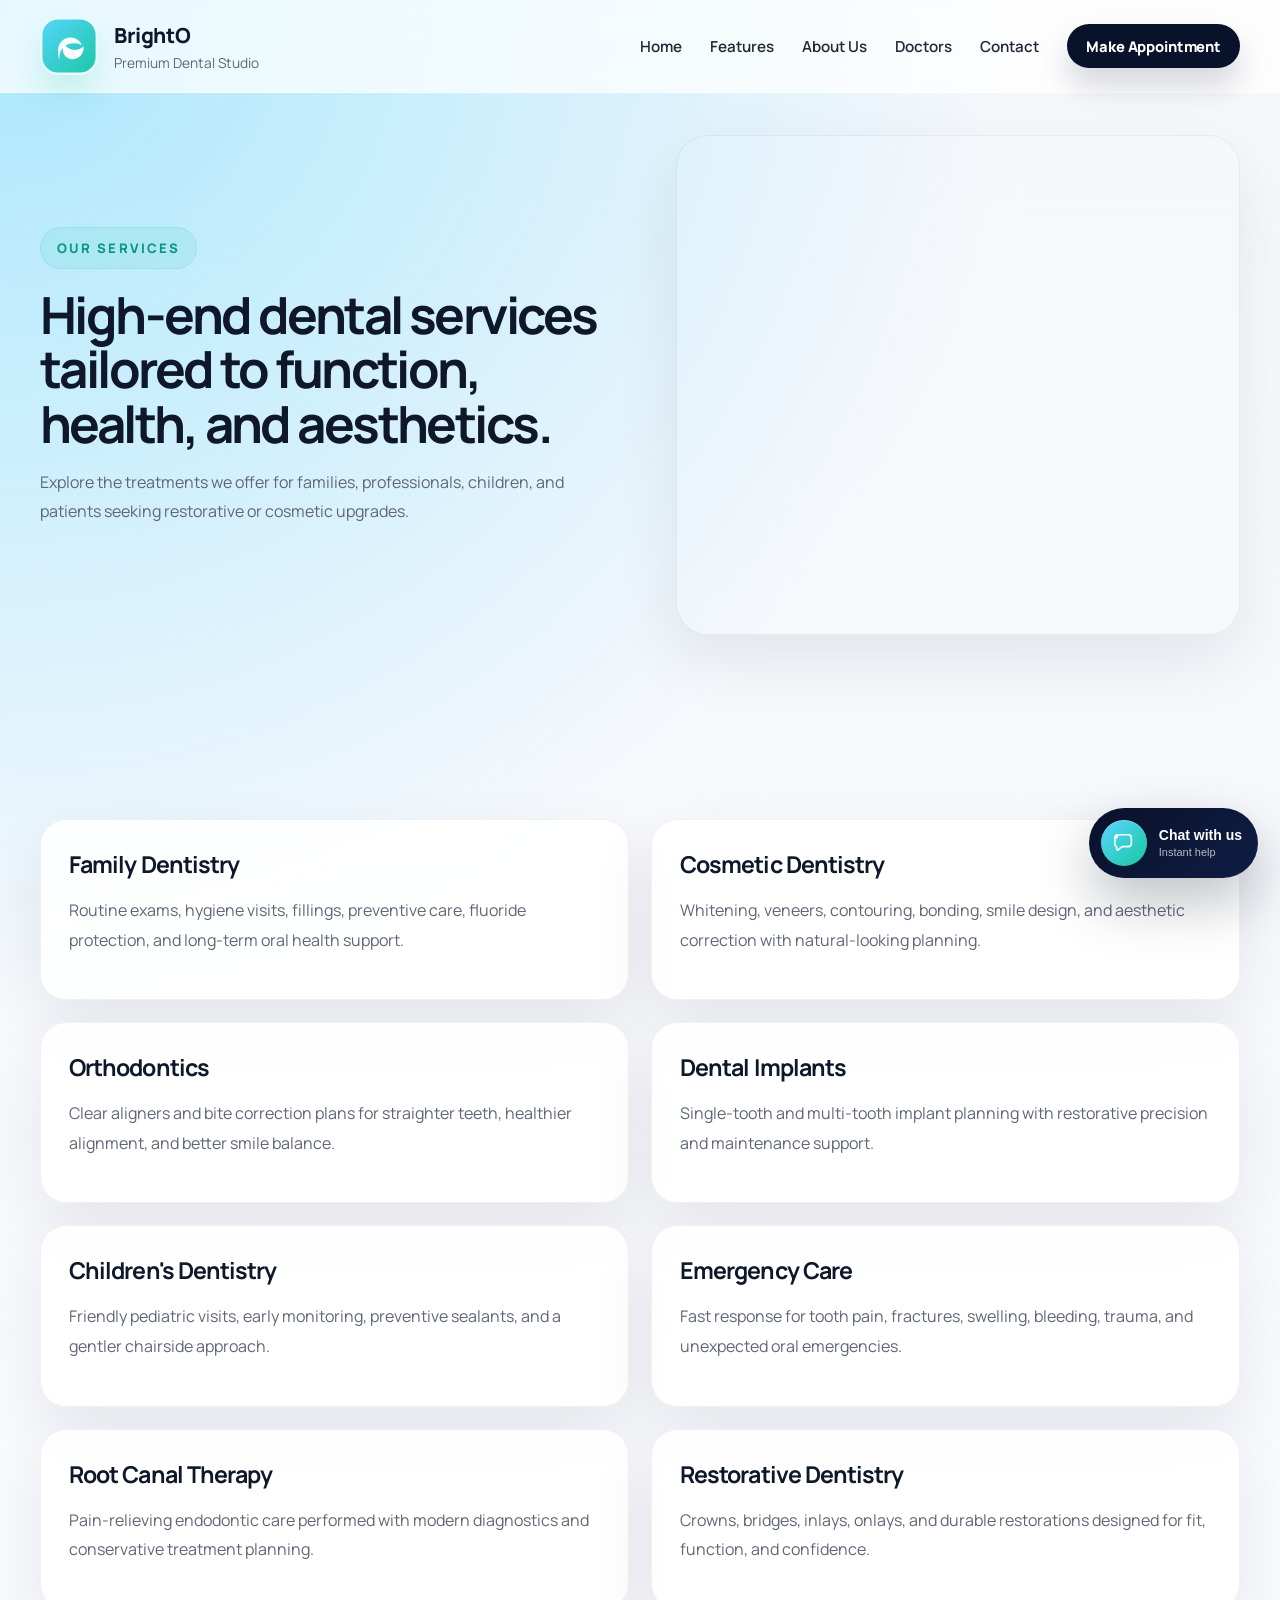
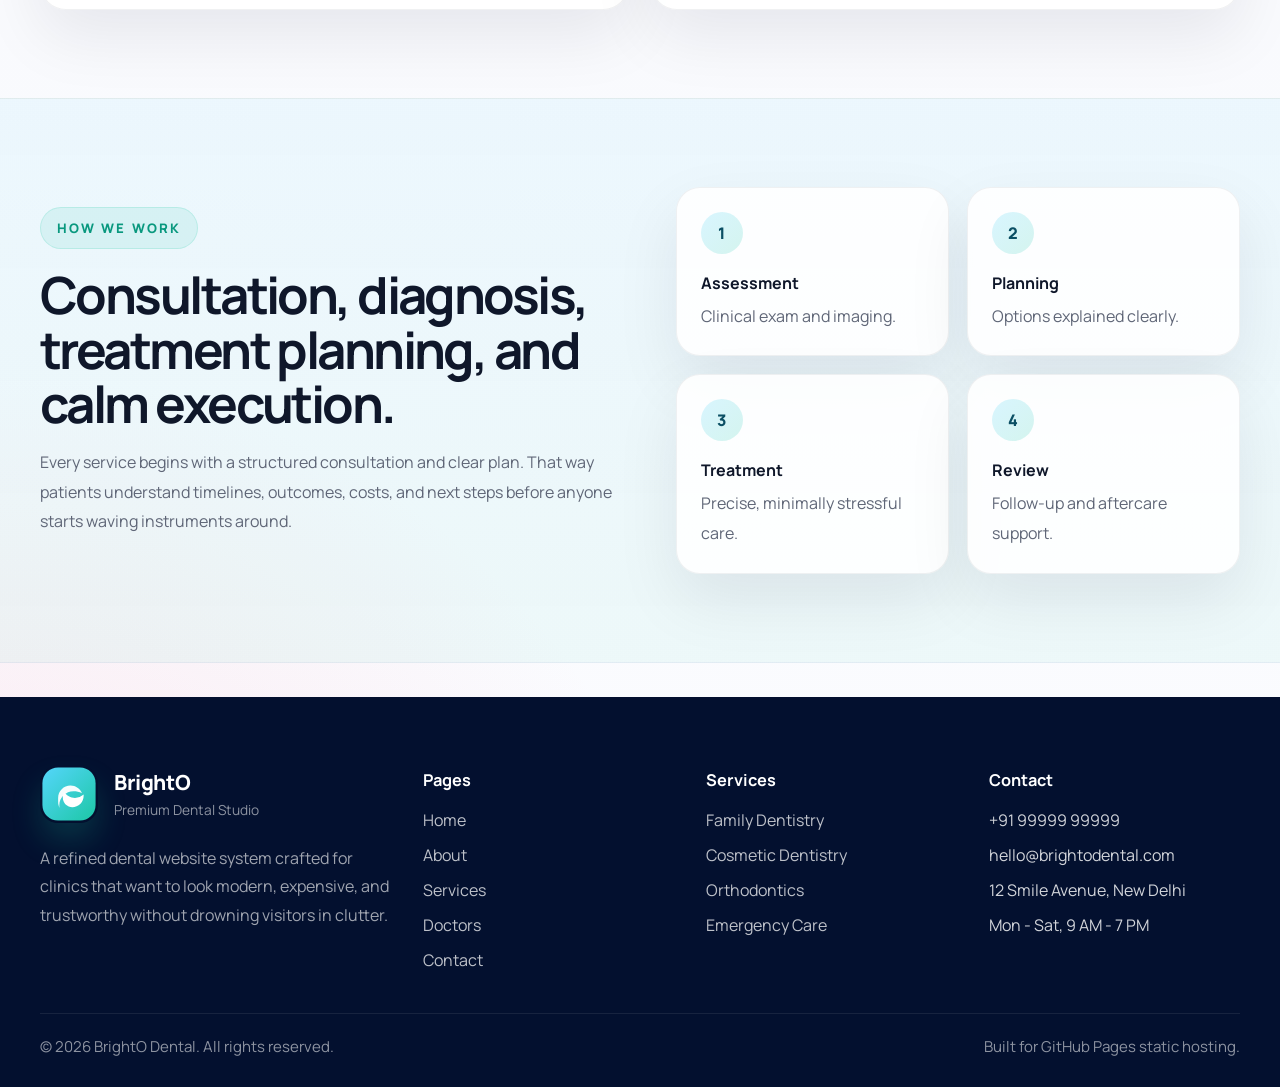
<file: services.html>
<!DOCTYPE html>
<html lang="en">
<head>

<meta charset="UTF-8" />
<meta name="viewport" content="width=device-width, initial-scale=1.0" />
<title>BrightO Dental Clinic</title>
<meta name="description" content="Premium dental clinic website template with a polished modern UI." />
<link rel="preconnect" href="https://fonts.googleapis.com">
<link rel="preconnect" href="https://fonts.gstatic.com" crossorigin>
<link href="https://fonts.googleapis.com/css2?family=Manrope:wght@400;500;600;700;800&display=swap" rel="stylesheet">
<link rel="stylesheet" href="assets/css/style.css" />

</head>
<body>

<header class="site-header">
  <div class="container nav-wrap">
    <a href="index.html" class="brand">
      <img src="assets/icons/logo.svg" alt="BrightO Dental logo" class="brand-logo" />
      <div>
        <div class="brand-title">BrightO</div>
        <div class="brand-subtitle">Premium Dental Studio</div>
      </div>
    </a>
    <button class="menu-toggle" type="button" aria-label="Open menu" data-menu-toggle>
      <span></span><span></span><span></span>
    </button>
    <nav class="nav-links" data-nav>
      <a href="index.html">Home</a>
      <a href="services.html">Features</a>
      <a href="about.html">About Us</a>
      <a href="doctors.html">Doctors</a>
      <a href="contact.html">Contact</a>
      <a href="appointment.html" class="btn btn-dark btn-sm">Make Appointment</a>
    </nav>
  </div>
</header>

<main>
  <section class="inner-hero section-gap-lg">
    <div class="container split-grid inner-hero-grid">
      <div>
        <div class="eyebrow">Our Services</div>
        <h1>High-end dental services tailored to function, health, and aesthetics.</h1>
        <p>Explore the treatments we offer for families, professionals, children, and patients seeking restorative or cosmetic upgrades.</p>
      </div>
      <div class="inner-photo rounded-photo" style="background-image:url('https://images.unsplash.com/photo-1588776814546-1ffcf47267a5?auto=format&fit=crop&w=900&q=80');"></div>
    </div>
  </section>

  <section class="section-gap">
    <div class="container service-list-grid">
      <article class="service-panel" id="family-care"><h3>Family Dentistry</h3><p>Routine exams, hygiene visits, fillings, preventive care, fluoride protection, and long-term oral health support.</p></article>
      <article class="service-panel" id="cosmetic-care"><h3>Cosmetic Dentistry</h3><p>Whitening, veneers, contouring, bonding, smile design, and aesthetic correction with natural-looking planning.</p></article>
      <article class="service-panel" id="orthodontics"><h3>Orthodontics</h3><p>Clear aligners and bite correction plans for straighter teeth, healthier alignment, and better smile balance.</p></article>
      <article class="service-panel"><h3>Dental Implants</h3><p>Single-tooth and multi-tooth implant planning with restorative precision and maintenance support.</p></article>
      <article class="service-panel"><h3>Children's Dentistry</h3><p>Friendly pediatric visits, early monitoring, preventive sealants, and a gentler chairside approach.</p></article>
      <article class="service-panel" id="emergency"><h3>Emergency Care</h3><p>Fast response for tooth pain, fractures, swelling, bleeding, trauma, and unexpected oral emergencies.</p></article>
      <article class="service-panel"><h3>Root Canal Therapy</h3><p>Pain-relieving endodontic care performed with modern diagnostics and conservative treatment planning.</p></article>
      <article class="service-panel"><h3>Restorative Dentistry</h3><p>Crowns, bridges, inlays, onlays, and durable restorations designed for fit, function, and confidence.</p></article>
    </div>
  </section>

  <section class="section-gap alt-band">
    <div class="container split-grid trust-grid">
      <div>
        <div class="eyebrow">How We Work</div>
        <h2>Consultation, diagnosis, treatment planning, and calm execution.</h2>
        <p>Every service begins with a structured consultation and clear plan. That way patients understand timelines, outcomes, costs, and next steps before anyone starts waving instruments around.</p>
      </div>
      <div class="steps-grid">
        <article><span>1</span><h4>Assessment</h4><p>Clinical exam and imaging.</p></article>
        <article><span>2</span><h4>Planning</h4><p>Options explained clearly.</p></article>
        <article><span>3</span><h4>Treatment</h4><p>Precise, minimally stressful care.</p></article>
        <article><span>4</span><h4>Review</h4><p>Follow-up and aftercare support.</p></article>
      </div>
    </div>
  </section>
</main>

<footer class="site-footer">
  <div class="container footer-grid">
    <div>
      <a href="index.html" class="brand footer-brand">
        <img src="assets/icons/logo.svg" alt="BrightO Dental logo" class="brand-logo" />
        <div>
          <div class="brand-title">BrightO</div>
          <div class="brand-subtitle">Premium Dental Studio</div>
        </div>
      </a>
      <p class="footer-text">A refined dental website system crafted for clinics that want to look modern, expensive, and trustworthy without drowning visitors in clutter.</p>
    </div>
    <div>
      <h4>Pages</h4>
      <ul class="footer-links">
        <li><a href="index.html">Home</a></li>
        <li><a href="about.html">About</a></li>
        <li><a href="services.html">Services</a></li>
        <li><a href="doctors.html">Doctors</a></li>
        <li><a href="contact.html">Contact</a></li>
      </ul>
    </div>
    <div>
      <h4>Services</h4>
      <ul class="footer-links">
        <li><a href="services.html#family-care">Family Dentistry</a></li>
        <li><a href="services.html#cosmetic-care">Cosmetic Dentistry</a></li>
        <li><a href="services.html#orthodontics">Orthodontics</a></li>
        <li><a href="services.html#emergency">Emergency Care</a></li>
      </ul>
    </div>
    <div>
      <h4>Contact</h4>
      <ul class="footer-links footer-contact">
        <li>+91 99999 99999</li>
        <li>hello@brightodental.com</li>
        <li>12 Smile Avenue, New Delhi</li>
        <li>Mon - Sat, 9 AM - 7 PM</li>
      </ul>
    </div>
  </div>
  <div class="container footer-bottom">
    <span>© 2026 BrightO Dental. All rights reserved.</span>
    <span>Built for GitHub Pages static hosting.</span>
  </div>
</footer>

<div class="chat-widget" data-chatbot-widget data-endpoint="https://clinic-website-1-evbk.onrender.com/chat">
  <button class="chat-fab" type="button" aria-label="Open clinic chat" data-chat-toggle>
    <span class="chat-fab-icon">
      <svg viewBox="0 0 24 24" aria-hidden="true"><path d="M4 6.5A3.5 3.5 0 0 1 7.5 3h9A3.5 3.5 0 0 1 20 6.5v6A3.5 3.5 0 0 1 16.5 16H10l-4.6 3.45A.9.9 0 0 1 4 18.73V16.1A3.48 3.48 0 0 1 2 13V6.5A3.5 3.5 0 0 1 5.5 3" fill="none" stroke="currentColor" stroke-width="1.8" stroke-linecap="round" stroke-linejoin="round"/></svg>
    </span>
    <span class="chat-fab-copy">
      <strong>Chat with us</strong>
      <small>Instant help</small>
    </span>
  </button>

  <section class="chat-panel" aria-label="Clinic assistant" hidden>
    <div class="chat-panel-header">
      <div class="chat-panel-brand">
        <div class="chat-panel-logo">AI</div>
        <div>
          <strong>Clinic Assistant</strong>
          <span>Replies from your Render bot</span>
        </div>
      </div>
      <button type="button" class="chat-close" aria-label="Close chat" data-chat-close>×</button>
    </div>

    <div class="chat-suggestions">
      <button type="button" data-chat-prompt="What services do you offer?">Services</button>
      <button type="button" data-chat-prompt="How can I book an appointment?">Book visit</button>
      <button type="button" data-chat-prompt="What are your clinic hours?">Clinic hours</button>
    </div>

    <div class="chat-messages" data-chat-messages>
      <article class="chat-message chat-message-bot">
        <div class="chat-bubble-message">
          Hi, I’m your clinic assistant. Ask about appointments, services, clinic hours, or anything patients usually hunt for like exhausted raccoons.
        </div>
      </article>
    </div>

    <form class="chat-input-wrap" data-chat-form>
      <input type="text" placeholder="Type your message..." aria-label="Type your message" maxlength="500" data-chat-input />
      <button type="submit" class="chat-send">Send</button>
    </form>

    <p class="chat-footnote">Connected to: <span>clinic-website-1-evbk.onrender.com/chat</span></p>
  </section>
</div>

<script src="assets/js/script.js"></script>

</body>
</html>
</file>
<file: assets/css/style.css>
:root {
  --bg: #f7f7f8;
  --surface: rgba(255,255,255,0.96);
  --surface-soft: #f2f6f7;
  --text: #0f172a;
  --muted: #5f6677;
  --line: rgba(15, 23, 42, 0.08);
  --accent: #1ac7a2;
  --accent-2: #57d6ff;
  --accent-dark: #09122b;
  --shadow: 0 26px 65px rgba(11, 18, 39, 0.08);
  --radius: 28px;
  --radius-lg: 34px;
  --container: 1200px;
}
* { box-sizing: border-box; }
html { scroll-behavior: smooth; }
body {
  margin: 0;
  font-family: 'Manrope', system-ui, -apple-system, BlinkMacSystemFont, 'Segoe UI', sans-serif;
  color: var(--text);
  background:
    radial-gradient(circle at top left, rgba(87,214,255,.48), transparent 34%),
    radial-gradient(circle at bottom left, rgba(255,171,194,.28), transparent 24%),
    linear-gradient(180deg, #f6f7fb 0%, #fbfcff 100%);
}
a { color: inherit; text-decoration: none; }
img { max-width: 100%; display: block; }
.container { width: min(var(--container), calc(100% - 40px)); margin: 0 auto; }
.section-gap { padding: 88px 0; }
.section-gap-lg { padding: 42px 0 96px; }
.site-header {
  position: sticky; top: 0; z-index: 40;
  backdrop-filter: blur(16px);
  background: rgba(255,255,255,0.72);
  border-bottom: 1px solid rgba(255,255,255,0.5);
}
.nav-wrap {
  display: flex; align-items: center; justify-content: space-between;
  gap: 16px; min-height: 92px;
}
.brand { display: inline-flex; align-items: center; gap: 16px; }
.brand-logo { width: 58px; height: 58px; border-radius: 18px; box-shadow: 0 18px 30px rgba(26,199,162,.18); }
.brand-title { font-size: 1.3rem; font-weight: 800; letter-spacing: -0.02em; }
.brand-subtitle { margin-top: 4px; font-size: .86rem; color: var(--muted); }
.nav-links {
  display: flex; align-items: center; gap: 28px;
  font-size: .95rem; color: #1f2937; font-weight: 600;
}
.nav-links a:not(.btn):hover { color: #0ea5e9; }
.menu-toggle {
  display: none; width: 58px; height: 58px; border-radius: 20px; border: 1px solid var(--line);
  background: rgba(255,255,255,0.75); cursor: pointer; align-items: center; justify-content: center; flex-direction: column; gap: 5px;
}
.menu-toggle span { width: 22px; height: 2px; background: var(--accent-dark); border-radius: 999px; }
.btn {
  display: inline-flex; align-items: center; justify-content: center; gap: 10px;
  height: 52px; padding: 0 24px; border-radius: 999px; font-weight: 800; letter-spacing: -0.01em;
  border: 1px solid transparent; transition: transform .2s ease, box-shadow .2s ease, background .2s ease;
}
.btn:hover { transform: translateY(-2px); }
.btn-sm { height: 44px; padding: 0 18px; font-size: .92rem; }
.btn-dark { background: var(--accent-dark); color: white; box-shadow: 0 18px 30px rgba(9,18,43,.16); }
.btn-light { background: rgba(255,255,255,.92); color: var(--accent-dark); border-color: rgba(255,255,255,.9); }
.btn-outline-light { background: transparent; color: white; border-color: rgba(255,255,255,.42); }
.hero-card {
  background: white; border: 1px solid rgba(15,23,42,.06); border-radius: 34px; box-shadow: var(--shadow);
  padding: 18px; display: grid; grid-template-columns: 1.02fr 1fr; gap: 22px;
}
.hero-copy {
  border-radius: 28px;
  padding: 48px clamp(26px, 5vw, 54px);
  min-height: 600px;
  display: flex; flex-direction: column; justify-content: center;
  background: linear-gradient(180deg, rgba(87,214,255,.08), rgba(26,199,162,.08));
}
.hero-copy h1 {
  font-size: clamp(3rem, 5vw, 5.2rem); line-height: .98; letter-spacing: -0.05em; margin: 28px 0 18px;
  max-width: 12ch;
}
.hero-copy p { color: var(--muted); font-size: 1.02rem; line-height: 1.9; max-width: 44ch; }
.hero-actions { display: flex; gap: 14px; margin-top: 28px; flex-wrap: wrap; }
.hero-badge { width: fit-content; max-width: 100%; }
.hero-media { position: relative; min-height: 600px; }
.hero-photo {
  position: absolute; inset: 0; border-radius: 28px; background-size: cover; background-position: center;
}
.hero-photo::after {
  content: ''; position: absolute; inset: 0; border-radius: inherit;
  background: linear-gradient(270deg, rgba(13,110,253,.08), rgba(0,0,0,.04));
}
.hero-glow {
  position: absolute; inset: 18px; border-radius: 28px; border: 1px solid rgba(255,255,255,.16); pointer-events: none;
}
.eyebrow {
  display: inline-flex; align-items: center; gap: 10px; border-radius: 999px;
  padding: 11px 16px; font-size: .82rem; font-weight: 800; text-transform: uppercase; letter-spacing: .16em;
  color: #09987e; background: rgba(26,199,162,.10); border: 1px solid rgba(26,199,162,.16);
}
.eyebrow.light { color: rgba(255,255,255,.86); background: rgba(255,255,255,.12); border-color: rgba(255,255,255,.18); }
.split-grid { display: grid; gap: 48px; align-items: center; }
.mission-grid, .trust-grid, .story-grid, .inner-hero-grid { grid-template-columns: 1.02fr .98fr; }
.mission-copy h2, .section-heading h2, .trust-grid h2, .inner-hero h1, .cta-banner h2, .story-grid h2 {
  font-size: clamp(2.4rem, 4vw, 4.2rem); line-height: 1.06; letter-spacing: -0.05em; margin: 18px 0 18px;
}
.mission-copy p, .section-heading p, .trust-grid p, .inner-hero p, .story-grid p, .service-panel p {
  color: var(--muted); font-size: 1rem; line-height: 1.85;
}
.stats-row { display: grid; grid-template-columns: repeat(2, 1fr); gap: 24px; margin: 30px 0 28px; }
.mini-stat { background: rgba(255,255,255,.72); padding: 22px; border-radius: 24px; border: 1px solid rgba(15,23,42,.06); box-shadow: 0 18px 34px rgba(15,23,42,.04); }
.mini-stat-index {
  width: 34px; height: 34px; display: inline-grid; place-items: center; border-radius: 50%;
  background: linear-gradient(135deg, rgba(87,214,255,.22), rgba(26,199,162,.18)); color: #0b4f64; font-weight: 800; margin-bottom: 14px;
}
.mini-stat h3 { margin: 0 0 10px; font-size: 1.15rem; letter-spacing: -0.03em; }
.mission-stack { position: relative; min-height: 620px; }
.mission-photo {
  position: absolute; inset: 0; border-radius: 30px; background-size: cover; background-position: center; box-shadow: var(--shadow);
}
.mission-photo::after {
  content: ''; position: absolute; inset: 0; border-radius: inherit; background: linear-gradient(180deg, rgba(255,255,255,.06), rgba(0,0,0,.06));
}
.chat-bubble {
  position: absolute; background: rgba(255,255,255,.95); color: #111827; padding: 14px 18px; border-radius: 18px; max-width: 230px;
  font-size: .94rem; line-height: 1.4; box-shadow: 0 18px 36px rgba(15,23,42,.12);
}
.bubble-top { top: 26px; left: 26px; }
.bubble-middle { left: -10px; top: 250px; }
.bubble-bottom { right: -10px; bottom: 34px; }
.split-head {
  display: grid; grid-template-columns: 1fr minmax(280px, 420px); align-items: end; gap: 34px; margin-bottom: 42px;
}
.pill-link {
  display: inline-flex; margin-top: 22px; padding: 12px 18px; border-radius: 999px; border: 1px solid var(--line); background: white; font-weight: 700;
}
.feature-cards.three-col { display: grid; grid-template-columns: 1fr 1fr 1fr; gap: 26px; }
.feature-card {
  min-height: 430px; border-radius: 28px; overflow: hidden; position: relative; box-shadow: var(--shadow); border: 1px solid rgba(15,23,42,.06);
}
.image-card { background-size: cover; background-position: center; }
.soft-card { background: linear-gradient(180deg, #f4f7f8, #edf2f4); }
.tall-card { min-height: 470px; }
.card-overlay { position: absolute; inset: 0; background: linear-gradient(180deg, rgba(0,0,0,.06), rgba(9,18,43,.55)); }
.card-overlay.dark { background: linear-gradient(180deg, rgba(0,0,0,.14), rgba(9,18,43,.76)); }
.card-content {
  position: relative; z-index: 2; padding: 28px; display: flex; flex-direction: column; justify-content: flex-end; gap: 14px; min-height: 100%;
}
.card-content h3 { margin: 0; font-size: clamp(1.6rem, 2vw, 2.3rem); line-height: 1.15; letter-spacing: -0.04em; }
.card-content p { margin: 0; line-height: 1.75; }
.white-text { color: white; }
.dark-text { color: var(--text); }
.service-mini-grid { display: grid; grid-template-columns: repeat(3, 1fr); gap: 20px; margin-top: 26px; }
.mini-service-card {
  padding: 24px; border-radius: 22px; background: rgba(255,255,255,.82); border: 1px solid rgba(15,23,42,.06); box-shadow: 0 18px 30px rgba(15,23,42,.05);
}
.mini-service-card h4 { margin: 0 0 10px; font-size: 1.08rem; }
.mini-service-card p { margin: 0; color: var(--muted); line-height: 1.75; }
.alt-band {
  background: linear-gradient(180deg, rgba(87,214,255,.08), rgba(26,199,162,.06));
  border-top: 1px solid rgba(15,23,42,.05); border-bottom: 1px solid rgba(15,23,42,.05);
}
.check-list { list-style: none; padding: 0; margin: 24px 0 0; display: grid; gap: 14px; }
.check-list li {
  position: relative; padding-left: 30px; color: #111827; line-height: 1.6; font-weight: 600;
}
.check-list li::before {
  content: '•'; position: absolute; left: 0; top: -2px; font-size: 1.45rem; color: var(--accent);
}
.check-list.compact { gap: 10px; }
.trust-card, .booking-tips-card, .form-side-card, .contact-card, .service-panel, .doctor-card-premium, .value-card, .stat-panel, .steps-grid article {
  background: rgba(255,255,255,.88); border: 1px solid rgba(15,23,42,.06); box-shadow: var(--shadow);
}
.trust-card { padding: 20px; border-radius: 32px; }
.cta-banner {
  background: linear-gradient(135deg, #7c8ef9 0%, #7fc8ff 25%, #79e2d0 100%);
  color: #09122b; border-radius: 34px; padding: 36px clamp(24px, 4vw, 52px);
  display: flex; align-items: center; justify-content: space-between; gap: 24px; box-shadow: var(--shadow);
}
.cta-actions { display: flex; flex-wrap: wrap; gap: 12px; }
.site-footer {
  background: #03102f; color: rgba(255,255,255,.82); margin-top: 34px; padding-top: 68px;
}
.footer-grid { display: grid; grid-template-columns: 1.4fr 1fr 1fr 1fr; gap: 32px; }
.footer-brand .brand-title { color: white; }
.footer-brand .brand-subtitle { color: rgba(255,255,255,.55); }
.footer-text { max-width: 35ch; line-height: 1.8; color: rgba(255,255,255,.62); }
.site-footer h4 { margin: 4px 0 18px; color: white; font-size: 1.02rem; }
.footer-links { list-style: none; padding: 0; margin: 0; display: grid; gap: 13px; }
.footer-links a { color: rgba(255,255,255,.74); }
.footer-bottom {
  margin-top: 42px; padding: 22px 0 30px; border-top: 1px solid rgba(255,255,255,.08);
  display: flex; justify-content: space-between; gap: 12px; color: rgba(255,255,255,.55); font-size: .94rem;
}
.inner-hero { background: transparent; }
.rounded-photo, .inner-photo {
  min-height: 500px; border-radius: 32px; background-size: cover; background-position: center; box-shadow: var(--shadow); border: 1px solid rgba(15,23,42,.06);
}
.card-image-holder { background: white; display: grid; place-items: center; padding: 14px; }
.values-grid, .doctor-grid, .service-list-grid { display: grid; gap: 22px; }
.values-grid { grid-template-columns: repeat(3, 1fr); }
.value-card { padding: 30px; border-radius: 28px; }
.value-card span, .steps-grid span {
  display: inline-grid; place-items: center; width: 42px; height: 42px; border-radius: 50%;
  background: linear-gradient(135deg, rgba(87,214,255,.22), rgba(26,199,162,.18)); font-weight: 800; color: #0b4f64; margin-bottom: 18px;
}
.value-card h3 { margin: 0 0 10px; font-size: 1.25rem; }
.value-card p { margin: 0; color: var(--muted); line-height: 1.8; }
.about-side-stack { display: grid; gap: 18px; }
.stat-panel { border-radius: 26px; padding: 26px; }
.stat-panel strong { display: block; font-size: 2.6rem; letter-spacing: -0.05em; }
.stat-panel span { color: var(--muted); }
.service-list-grid { grid-template-columns: repeat(2, 1fr); }
.service-panel { padding: 28px; border-radius: 26px; }
.service-panel h3 { margin: 0 0 12px; font-size: 1.45rem; letter-spacing: -0.04em; }
.steps-grid { display: grid; grid-template-columns: repeat(2, 1fr); gap: 18px; }
.steps-grid article { padding: 24px; border-radius: 24px; }
.steps-grid h4 { margin: 0 0 8px; }
.steps-grid p { margin: 0; color: var(--muted); }
.refined-doctors { grid-template-columns: repeat(2, 1fr); }
.doctor-card-premium {
  padding: 18px; border-radius: 30px; display: grid; grid-template-columns: 240px 1fr; gap: 22px; align-items: center;
}
.doctor-card-premium img { width: 100%; border-radius: 24px; }
.doctor-card-premium h3 { margin: 0 0 8px; font-size: 1.55rem; letter-spacing: -0.04em; }
.doctor-card-premium p { margin: 0 0 10px; color: #09987e; font-weight: 800; }
.doctor-card-premium span { color: var(--muted); line-height: 1.75; }
.booking-layout, .contact-grid { display: grid; grid-template-columns: 1.08fr .92fr; gap: 28px; align-items: start; }
.form-card, .form-side-card, .booking-tips-card {
  padding: 30px; border-radius: 30px;
}
.form-grid { display: grid; grid-template-columns: repeat(2, 1fr); gap: 18px; }
.form-grid-single { grid-template-columns: 1fr; }
label { display: block; }
label span { display: block; margin-bottom: 10px; font-weight: 700; }
input, select, textarea {
  width: 100%; border: 1px solid rgba(15,23,42,.10); background: rgba(255,255,255,.88);
  border-radius: 18px; padding: 15px 16px; font: inherit; color: var(--text); outline: none;
}
input:focus, select:focus, textarea:focus { border-color: rgba(26,199,162,.48); box-shadow: 0 0 0 4px rgba(26,199,162,.08); }
.full-width { margin-top: 18px; }
.contact-cards { display: grid; grid-template-columns: repeat(2, 1fr); gap: 18px; }
.contact-card { border-radius: 24px; padding: 24px; }
.contact-card h3 { margin: 0 0 10px; }
.contact-card p { margin: 0; color: var(--muted); line-height: 1.75; }
@media (max-width: 1080px) {
  .hero-card, .mission-grid, .trust-grid, .story-grid, .inner-hero-grid, .booking-layout, .contact-grid, .split-head { grid-template-columns: 1fr; }
  .feature-cards.three-col, .values-grid, .service-mini-grid, .service-list-grid, .refined-doctors, .footer-grid, .contact-cards { grid-template-columns: 1fr 1fr; }
  .hero-copy, .hero-media { min-height: unset; }
  .hero-media { height: 520px; }
}
@media (max-width: 820px) {
  .menu-toggle { display: inline-flex; }
  .nav-links {
    position: absolute; left: 20px; right: 20px; top: calc(100% + 12px);
    background: rgba(255,255,255,.95); border: 1px solid rgba(15,23,42,.08); border-radius: 24px; box-shadow: var(--shadow);
    padding: 18px; display: none; flex-direction: column; align-items: flex-start; gap: 16px;
  }
  .nav-links.open { display: flex; }
  .hero-copy { padding: 34px 24px; }
  .hero-copy h1, .mission-copy h2, .section-heading h2, .trust-grid h2, .inner-hero h1, .cta-banner h2, .story-grid h2 { font-size: clamp(2.25rem, 8vw, 3.6rem); }
  .feature-cards.three-col, .values-grid, .service-mini-grid, .service-list-grid, .refined-doctors, .footer-grid, .contact-cards, .steps-grid, .stats-row { grid-template-columns: 1fr; }
  .doctor-card-premium { grid-template-columns: 1fr; }
  .footer-bottom, .cta-banner { flex-direction: column; align-items: flex-start; }
}
@media (max-width: 560px) {
  .container { width: min(var(--container), calc(100% - 24px)); }
  .nav-wrap { min-height: 82px; }
  .brand-logo { width: 50px; height: 50px; }
  .brand-title { font-size: 1.14rem; }
  .hero-card { padding: 10px; gap: 12px; border-radius: 24px; }
  .hero-copy { border-radius: 22px; }
  .hero-media { height: 430px; }
  .mission-stack { min-height: 430px; }
  .bubble-middle { left: 14px; top: 210px; }
  .bubble-bottom { right: 14px; }
  .chat-bubble { max-width: 190px; font-size: .82rem; padding: 12px 14px; }
  .btn, .btn-sm { width: 100%; }
  .hero-actions, .cta-actions { width: 100%; }
  .cta-actions .btn { width: 100%; }
  .booking-layout, .contact-grid { grid-template-columns: 1fr; }
  .form-grid { grid-template-columns: 1fr; }
}


/* Chat widget */
.chat-widget {
  position: fixed;
  right: 22px;
  bottom: 22px;
  z-index: 90;
  display: flex;
  flex-direction: column;
  align-items: flex-end;
  gap: 14px;
}
.chat-fab {
  display: flex;
  align-items: center;
  gap: 12px;
  border: 0;
  cursor: pointer;
  padding: 12px 16px 12px 12px;
  border-radius: 999px;
  color: white;
  background: linear-gradient(135deg, #09122b 0%, #0f1d44 100%);
  box-shadow: 0 24px 55px rgba(7, 14, 33, 0.26);
}
.chat-fab-icon {
  width: 46px;
  height: 46px;
  border-radius: 50%;
  display: inline-flex;
  align-items: center;
  justify-content: center;
  color: white;
  background: linear-gradient(135deg, var(--accent-2), var(--accent));
  box-shadow: inset 0 1px 0 rgba(255,255,255,0.3);
}
.chat-fab-icon svg { width: 22px; height: 22px; }
.chat-fab-copy { display: flex; flex-direction: column; align-items: flex-start; }
.chat-fab-copy strong { font-size: 14px; line-height: 1; }
.chat-fab-copy small { margin-top: 4px; font-size: 11px; color: rgba(255,255,255,0.7); }
.chat-panel {
  width: min(400px, calc(100vw - 24px));
  border-radius: 28px;
  overflow: hidden;
  border: 1px solid rgba(15, 23, 42, 0.08);
  background: rgba(255,255,255,0.96);
  backdrop-filter: blur(18px);
  box-shadow: 0 32px 80px rgba(8, 15, 34, 0.22);
}
.chat-panel[hidden] { display: none !important; }
.chat-panel-header {
  display: flex;
  align-items: center;
  justify-content: space-between;
  gap: 12px;
  padding: 18px 18px 14px;
  background: linear-gradient(135deg, rgba(87,214,255,0.16), rgba(26,199,162,0.16));
  border-bottom: 1px solid rgba(15,23,42,0.06);
}
.chat-panel-brand { display: flex; align-items: center; gap: 12px; }
.chat-panel-logo {
  width: 44px;
  height: 44px;
  border-radius: 16px;
  display: grid;
  place-items: center;
  background: linear-gradient(135deg, var(--accent-2), var(--accent));
  color: white;
  font-weight: 800;
  letter-spacing: 0.04em;
}
.chat-panel-brand strong { display: block; font-size: 15px; }
.chat-panel-brand span { display: block; font-size: 12px; color: var(--muted); margin-top: 2px; }
.chat-close {
  width: 38px;
  height: 38px;
  border-radius: 50%;
  border: 1px solid rgba(15,23,42,0.08);
  background: rgba(255,255,255,0.84);
  color: var(--accent-dark);
  font-size: 22px;
  line-height: 1;
  cursor: pointer;
}
.chat-suggestions {
  display: flex;
  gap: 8px;
  padding: 12px 16px 4px;
  overflow-x: auto;
  scrollbar-width: none;
}
.chat-suggestions::-webkit-scrollbar { display: none; }
.chat-suggestions button {
  flex: 0 0 auto;
  border-radius: 999px;
  border: 1px solid rgba(15,23,42,0.08);
  background: white;
  color: var(--text);
  font: inherit;
  font-size: 12px;
  font-weight: 700;
  padding: 10px 12px;
  cursor: pointer;
}
.chat-messages {
  height: 360px;
  overflow-y: auto;
  padding: 16px;
  display: flex;
  flex-direction: column;
  gap: 12px;
  background: linear-gradient(180deg, rgba(255,255,255,0.58), rgba(242,246,247,0.92));
}
.chat-message { display: flex; }
.chat-message-user { justify-content: flex-end; }
.chat-bubble-message {
  max-width: 84%;
  border-radius: 20px;
  padding: 12px 14px;
  font-size: 14px;
  line-height: 1.55;
  box-shadow: 0 10px 24px rgba(15,23,42,0.06);
  white-space: pre-wrap;
}
.chat-message-bot .chat-bubble-message {
  background: white;
  color: var(--text);
  border-bottom-left-radius: 8px;
}
.chat-message-user .chat-bubble-message {
  background: linear-gradient(135deg, #0f1d44 0%, #09122b 100%);
  color: white;
  border-bottom-right-radius: 8px;
}
.chat-message-status .chat-bubble-message {
  background: rgba(15,23,42,0.06);
  color: var(--muted);
  font-size: 13px;
}
.chat-input-wrap {
  display: grid;
  grid-template-columns: 1fr auto;
  gap: 10px;
  padding: 14px 16px;
  border-top: 1px solid rgba(15,23,42,0.06);
  background: white;
}
.chat-input-wrap input {
  width: 100%;
  min-width: 0;
  border: 1px solid rgba(15,23,42,0.08);
  border-radius: 16px;
  padding: 14px 15px;
  outline: none;
  font: inherit;
  color: var(--text);
  background: #fbfcff;
}
.chat-input-wrap input:focus { border-color: rgba(26,199,162,0.6); box-shadow: 0 0 0 4px rgba(26,199,162,0.12); }
.chat-send {
  border: 0;
  border-radius: 16px;
  padding: 0 18px;
  font: inherit;
  font-size: 14px;
  font-weight: 800;
  cursor: pointer;
  color: white;
  background: linear-gradient(135deg, var(--accent-2), var(--accent));
}
.chat-footnote {
  margin: 0;
  padding: 0 16px 16px;
  font-size: 11px;
  color: var(--muted);
  background: white;
}
.chat-footnote span { color: var(--accent-dark); font-weight: 700; }
.chat-fab.is-hidden { display: none; }

@media (max-width: 720px) {
  .chat-widget {
    right: 12px;
    left: 12px;
    bottom: 12px;
    align-items: stretch;
  }
  .chat-fab {
    width: 100%;
    justify-content: center;
  }
  .chat-panel {
    width: 100%;
    max-height: calc(100vh - 110px);
  }
  .chat-messages { height: min(46vh, 380px); }
}
</file>
